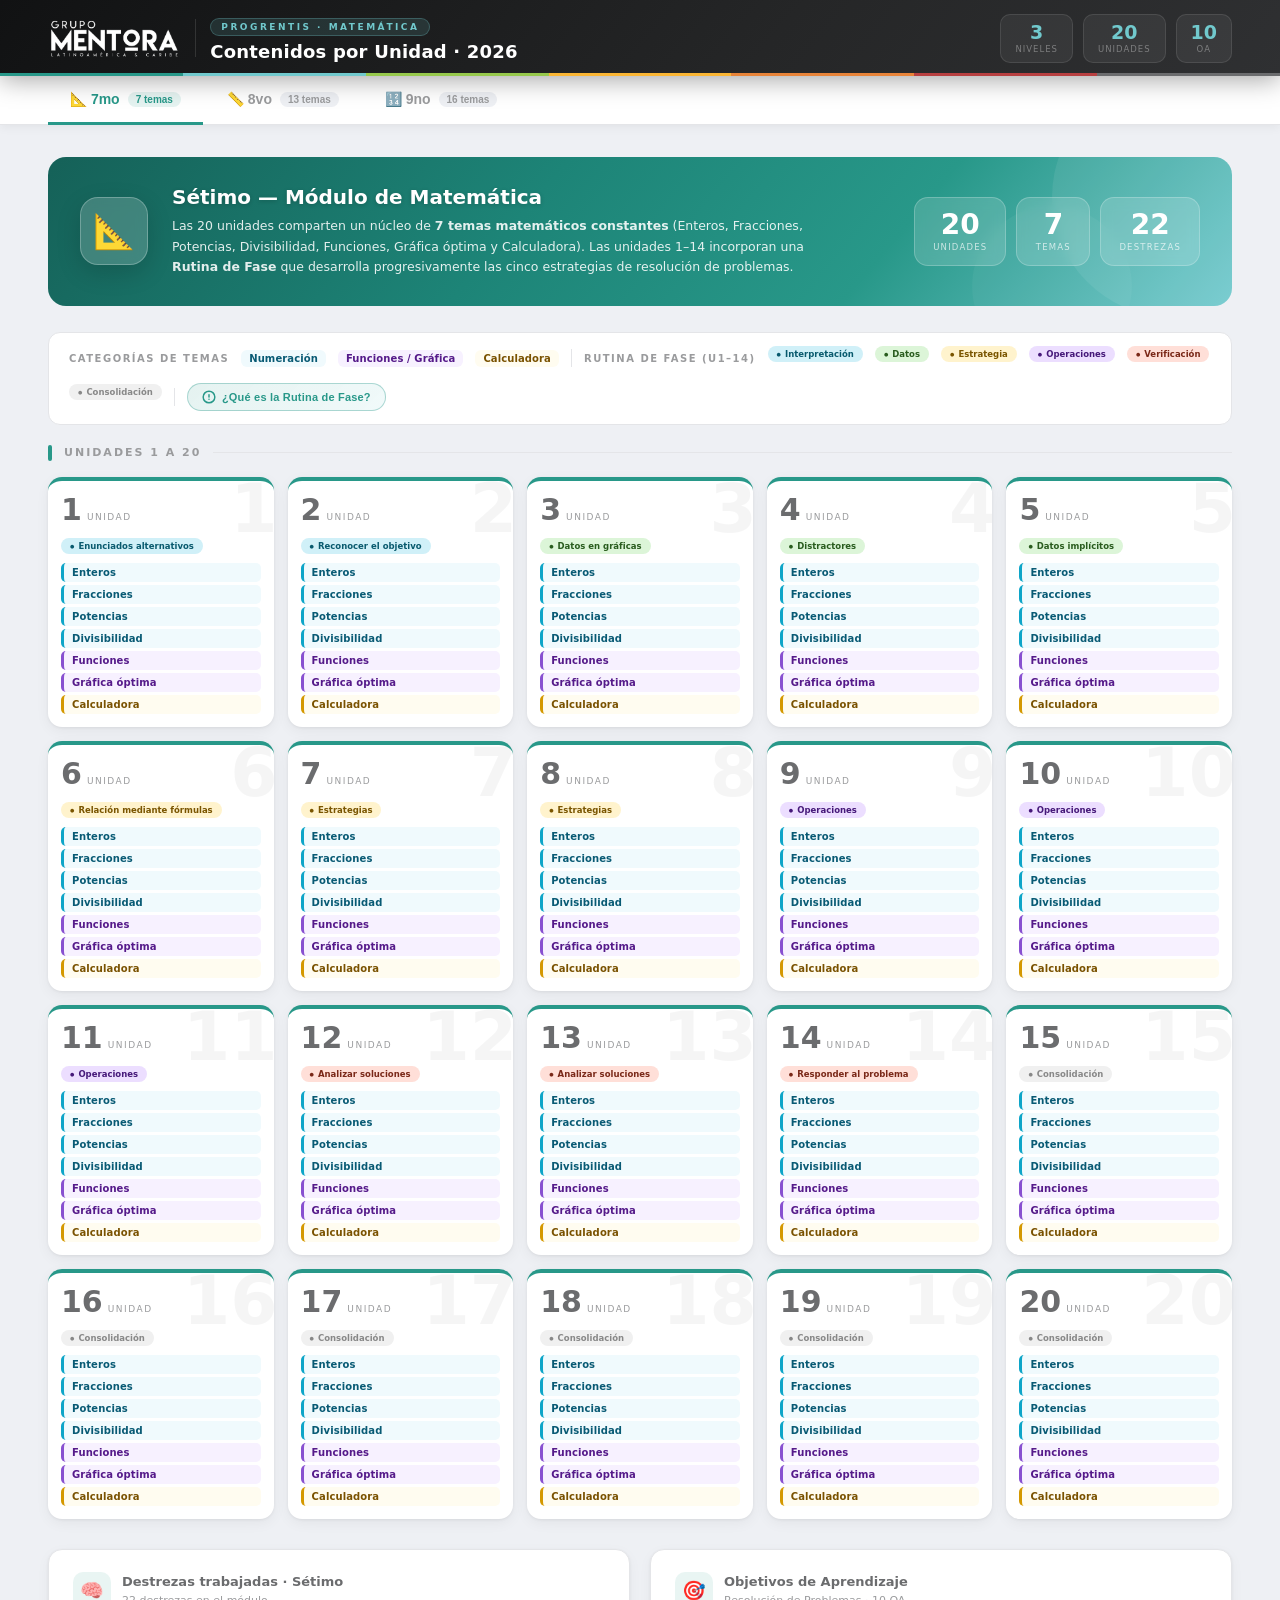
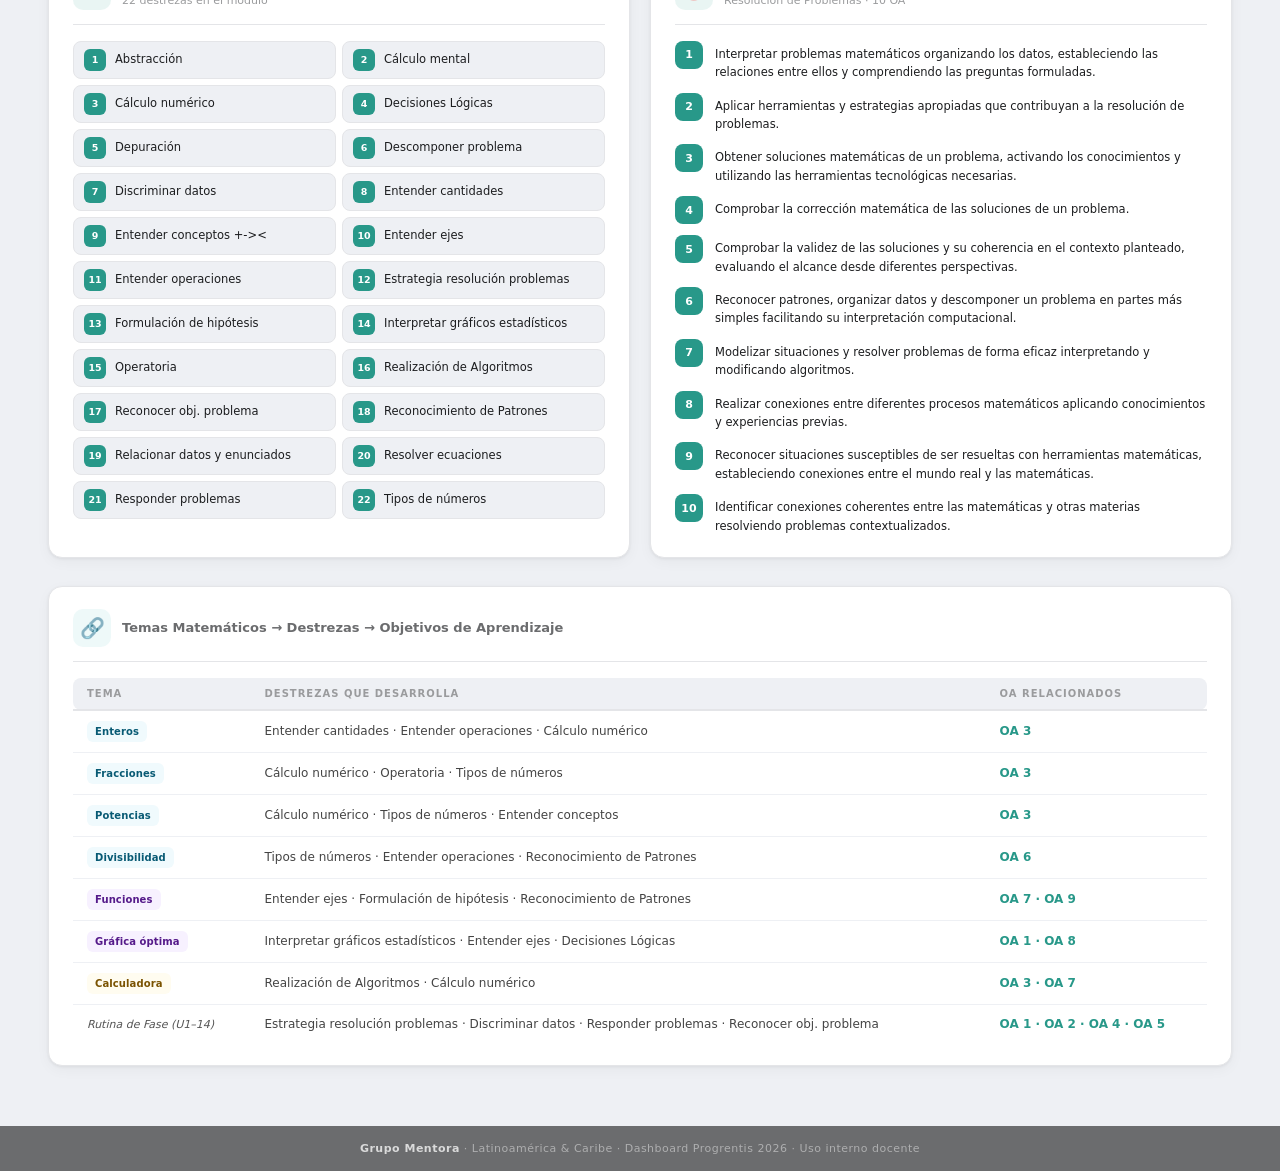
<file: dashboard.html>
<!DOCTYPE html>
<html lang="es">
<head>
<meta charset="UTF-8">
<meta name="viewport" content="width=device-width, initial-scale=1.0">
<title>Progrentis · Contenidos de Matemática por Unidad</title>
<style>
:root {
  --gris:    #6B6C6E;
  --teal:    #289889;
  --celeste: #71C9CD;
  --verde:   #97C94C;
  --amarillo:#FBB634;
  --naranja: #E88439;
  --rojo:    #B84041;
  --fondo:   #EEF0F4;
  --card:    #FFFFFF;
  --texto:   #1C1D1F;
  --suave:   #9A9B9D;
  --borde:   #E4E5E8;
}
*{box-sizing:border-box;margin:0;padding:0;}
body{font-family:'Segoe UI',system-ui,-apple-system,sans-serif;background:var(--fondo);color:var(--texto);min-height:100vh;}

/* ══════════════════ HEADER ══════════════════ */
.header{
  background:linear-gradient(130deg,#111213 0%,#252627 60%,#2f3032 100%);
  padding:0 48px;height:76px;
  display:flex;align-items:center;justify-content:space-between;
  box-shadow:0 4px 24px rgba(0,0,0,.35);
  position:sticky;top:0;z-index:200;
}
.header-stripe{
  position:absolute;bottom:0;left:0;right:0;height:3px;
  background:linear-gradient(90deg,
    var(--teal) 0 14.3%,var(--celeste) 14.3% 28.6%,var(--verde) 28.6% 42.9%,
    var(--amarillo) 42.9% 57.1%,var(--naranja) 57.1% 71.4%,var(--rojo) 71.4% 85.7%,
    var(--gris) 85.7% 100%);
}
.logo{display:flex;align-items:center;gap:14px;}
.logo-img{height:42px;width:auto;object-fit:contain;filter:brightness(0) invert(1);}
.header-vline{width:1px;height:38px;background:rgba(255,255,255,.12);}
.header-title{}
.header-pill{
  display:inline-block;
  background:rgba(113,201,205,.14);border:1px solid rgba(113,201,205,.28);
  color:var(--celeste);font-size:9px;font-weight:700;letter-spacing:2.5px;
  padding:3px 10px;border-radius:20px;text-transform:uppercase;margin-bottom:5px;
}
.header-title h1{font-size:18px;font-weight:700;color:#fff;letter-spacing:.2px;}
.header-stats{display:flex;gap:10px;}
.hstat{
  background:rgba(255,255,255,.06);
  border:1px solid rgba(255,255,255,.1);
  border-radius:10px;padding:8px 14px;text-align:center;
}
.hstat-n{font-size:19px;font-weight:900;color:var(--celeste);line-height:1;}
.hstat-l{font-size:8.5px;color:rgba(255,255,255,.35);text-transform:uppercase;letter-spacing:1px;margin-top:2px;}

/* ══════════════════ TABS ══════════════════ */
.tabs-bar{
  background:var(--card);
  border-bottom:1px solid var(--borde);
  padding:0 48px;
  display:flex;gap:2px;
  position:sticky;top:76px;z-index:190;
  box-shadow:0 2px 10px rgba(0,0,0,.06);
}
.tab{
  padding:15px 22px;border:none;background:none;cursor:pointer;
  font-size:14px;font-weight:600;color:var(--suave);
  border-bottom:3px solid transparent;margin-bottom:-1px;
  display:flex;align-items:center;gap:8px;
  transition:color .18s,border-color .18s,background .18s;
}
.tab:hover{color:var(--teal);background:rgba(40,152,137,.04);}
.tab.active{color:var(--teal);border-bottom-color:var(--teal);}
.tbadge{
  font-size:10px;font-weight:700;
  background:var(--fondo);color:var(--suave);
  padding:2px 8px;border-radius:20px;
  transition:all .18s;
}
.tab.active .tbadge{background:rgba(40,152,137,.12);color:var(--teal);}

/* ══════════════════ MAIN ══════════════════ */
.main{padding:32px 48px;max-width:1520px;margin:0 auto;}
.panel{display:none;}
.panel.active{display:block;}

/* ══════════════════ INTRO BANNER ══════════════════ */
.intro{
  border-radius:18px;padding:28px 32px;margin-bottom:26px;
  display:grid;grid-template-columns:auto 1fr auto;
  gap:24px;align-items:center;
  color:#fff;overflow:hidden;position:relative;
}
.intro::before,.intro::after{
  content:'';position:absolute;border-radius:50%;pointer-events:none;
}
.intro::before{width:240px;height:240px;right:-60px;top:-80px;background:rgba(255,255,255,.07);}
.intro::after{width:160px;height:160px;right:100px;bottom:-60px;background:rgba(255,255,255,.04);}
.i7{background:linear-gradient(130deg,#156158 0%,#1d8477 40%,var(--teal) 70%,var(--celeste) 100%);}
.i8{background:linear-gradient(130deg,#8c3a0e 0%,#c0591b 40%,var(--naranja) 70%,var(--amarillo) 100%);}
.i9{background:linear-gradient(130deg,#6e1818 0%,#9e2424 40%,var(--rojo) 70%,var(--naranja) 100%);}
.intro-icon{
  width:68px;height:68px;border-radius:18px;
  background:rgba(255,255,255,.18);backdrop-filter:blur(6px);
  border:1px solid rgba(255,255,255,.25);
  display:flex;align-items:center;justify-content:center;
  font-size:34px;z-index:1;
  box-shadow:0 8px 24px rgba(0,0,0,.15);
}
.intro-body{z-index:1;}
.intro-body h2{font-size:20px;font-weight:800;margin-bottom:7px;text-shadow:0 1px 4px rgba(0,0,0,.2);}
.intro-body p{font-size:12.5px;opacity:.88;line-height:1.65;max-width:660px;}
.intro-nums{display:flex;gap:10px;z-index:1;}
.inum{
  background:rgba(255,255,255,.15);backdrop-filter:blur(6px);
  border:1px solid rgba(255,255,255,.22);
  border-radius:14px;padding:13px 18px;text-align:center;min-width:74px;
}
.inum-n{font-size:28px;font-weight:900;line-height:1;}
.inum-l{font-size:8.5px;opacity:.7;text-transform:uppercase;letter-spacing:1.2px;margin-top:3px;}

/* ══════════════════ SECTION LABEL ══════════════════ */
.slabel{
  font-size:11px;font-weight:800;letter-spacing:2px;
  text-transform:uppercase;color:var(--suave);
  margin:0 0 16px;
  display:flex;align-items:center;gap:12px;
}
.slabel::before{content:'';width:4px;height:16px;background:var(--teal);border-radius:2px;flex-shrink:0;}
.slabel::after{content:'';flex:1;height:1px;background:var(--borde);}

/* ══════════════════ LEGEND ══════════════════ */
.legend{
  background:var(--card);border:1px solid var(--borde);
  border-radius:12px;padding:13px 20px;margin-bottom:20px;
  display:flex;align-items:center;flex-wrap:wrap;gap:12px;
}
.leg-title{font-size:10px;font-weight:800;letter-spacing:1.5px;text-transform:uppercase;color:var(--suave);}
.leg-sep{width:1px;height:18px;background:var(--borde);}
.leg-item{display:flex;align-items:center;gap:5px;font-size:11px;color:var(--texto);font-weight:500;}
.leg-item .tag{display:inline-block;border-left:none;border-radius:6px;padding:3px 8px;font-size:10px;white-space:nowrap;overflow:visible;}
.leg-dot{width:10px;height:10px;border-radius:3px;flex-shrink:0;}

/* ══════════════════ UNIT GRID ══════════════════ */
.units{display:grid;grid-template-columns:repeat(5,1fr);gap:14px;margin-bottom:30px;}
.ucard{
  background:var(--card);border-radius:14px;
  padding:14px 13px 13px;
  box-shadow:0 1px 3px rgba(0,0,0,.06),0 4px 14px rgba(0,0,0,.05);
  border-top:4px solid var(--celeste);
  transition:transform .2s ease,box-shadow .2s ease;
  cursor:default;position:relative;overflow:hidden;
}
.ucard::after{
  content:attr(data-u);
  position:absolute;right:-4px;top:-6px;
  font-size:68px;font-weight:900;
  color:rgba(0,0,0,.04);line-height:1;
  pointer-events:none;user-select:none;
}
.ucard:hover{transform:translateY(-3px);box-shadow:0 10px 32px rgba(0,0,0,.12);}
.u7{border-top-color:var(--teal);}
.g-a{border-top-color:var(--teal);}
.g-b{border-top-color:var(--verde);}
.g-c{border-top-color:var(--amarillo);}
.g-d{border-top-color:var(--naranja);}
.g-e{border-top-color:var(--rojo);}
.uhead{display:flex;align-items:baseline;gap:5px;margin-bottom:8px;}
.unum{font-size:30px;font-weight:900;line-height:1;color:var(--gris);}
.ulbl{font-size:9px;text-transform:uppercase;letter-spacing:1.5px;color:var(--suave);padding-bottom:2px;}
.rfase{
  display:inline-flex;align-items:center;gap:4px;
  font-size:8.5px;font-weight:700;
  padding:3px 9px;border-radius:20px;margin-bottom:9px;
}
.rfase::before{content:'●';font-size:5px;}
.rfase-estrategia{background:#fff3cd;color:#7a5500;}
.rfase-interpretacion{background:#d0f0f8;color:#095a6e;}
.rfase-datos{background:#dcf5d8;color:#295c1e;}
.rfase-operaciones{background:#ecdeff;color:#46197a;}
.rfase-verificacion{background:#ffdfd8;color:#7a2818;}
.rfase-none{background:#f0f0f0;color:#888;}
.tags{display:flex;flex-direction:column;gap:3px;}
.tag{
  display:block;font-size:10px;font-weight:600;
  padding:4px 8px;border-radius:5px;
  border-left:3px solid;
  white-space:nowrap;overflow:hidden;text-overflow:ellipsis;
  letter-spacing:.1px;
}
.tc-num  {border-color:#0ea5c8;color:#085a74;background:#f0fafd;}
.tc-ops  {border-color:#3eb84a;color:#1c5c22;background:#f0faf0;}
.tc-func {border-color:#8850d0;color:#551a8a;background:#f7f1ff;}
.tc-calc {border-color:#d49800;color:#7a5200;background:#fffcf0;}
.tc-alg  {border-color:#3a6ee8;color:#193588;background:#f0f4ff;}
.tc-prog {border-color:#d84888;color:#8a1a50;background:#fff0f6;}
.tc-rel  {border-color:#18a858;color:#086a38;background:#f0fff6;}
.tc-prop {border-color:#a0a0a0;color:#383838;background:#f6f6f6;}
.tc-pub  {border-color:#d87030;color:#7a3800;background:#fff8f0;}
.tc-mag  {border-color:#3858cc;color:#1a2a7a;background:#f0f3ff;}

/* ══════════════════ LOWER SECTION ══════════════════ */
.lower{display:grid;grid-template-columns:1fr 1fr;gap:20px;margin-bottom:28px;}
.card{
  background:var(--card);border-radius:14px;
  padding:22px 24px;
  box-shadow:0 1px 3px rgba(0,0,0,.06),0 4px 14px rgba(0,0,0,.04);
  border:1px solid var(--borde);
}
.card-head{
  display:flex;align-items:center;gap:11px;
  padding-bottom:14px;margin-bottom:16px;
  border-bottom:1px solid var(--borde);
}
.card-ico{
  width:38px;height:38px;border-radius:10px;
  display:flex;align-items:center;justify-content:center;
  font-size:19px;flex-shrink:0;
}
.ico-7{background:rgba(40,152,137,.1);}
.ico-8{background:rgba(232,132,57,.1);}
.ico-9{background:rgba(184,64,65,.1);}
.card-head-txt h3{font-size:13px;font-weight:800;color:var(--gris);}
.card-head-txt span{font-size:11px;color:var(--suave);}

/* Destrezas en grid numerado */
.dest-wrap{display:grid;grid-template-columns:1fr 1fr;gap:6px;}
.dest-chip{
  display:flex;align-items:center;gap:9px;
  font-size:11.5px;font-weight:500;
  padding:7px 10px;border-radius:8px;
  background:var(--fondo);border:1px solid var(--borde);
  color:var(--texto);cursor:default;
  transition:background .15s,border-color .15s;
}
.dest-chip:hover{background:#e8f5f3;border-color:rgba(40,152,137,.3);}
.dest-chip-8:hover{background:#fff3e5;border-color:rgba(232,132,57,.3);}
.dest-chip-9:hover{background:#ffe8e8;border-color:rgba(184,64,65,.3);}
.dest-n{
  min-width:22px;height:22px;border-radius:6px;flex-shrink:0;
  display:flex;align-items:center;justify-content:center;
  font-size:9.5px;font-weight:800;color:#fff;
  background:var(--teal);
}
.dest-n-8{background:var(--naranja);}
.dest-n-9{background:var(--rojo);}
.dest-txt{line-height:1.3;}

/* OA list */
.oa-list{display:flex;flex-direction:column;gap:11px;}
.oa-item{display:flex;gap:12px;align-items:flex-start;}
.oa-n{
  min-width:28px;height:28px;border-radius:8px;
  display:flex;align-items:center;justify-content:center;
  font-size:11px;font-weight:800;color:#fff;flex-shrink:0;
  background:var(--teal);
}
.oa-n-8{background:var(--naranja);}
.oa-n-9{background:var(--rojo);}
.oa-txt{font-size:11.5px;line-height:1.6;padding-top:4px;color:var(--texto);}

/* ══════════════════ MAPPING TABLE ══════════════════ */
.map-card{
  background:var(--card);border-radius:14px;
  padding:22px 24px;margin-bottom:28px;
  box-shadow:0 1px 3px rgba(0,0,0,.06),0 4px 14px rgba(0,0,0,.04);
  border:1px solid var(--borde);
}
.map-head{
  display:flex;align-items:center;gap:11px;
  padding-bottom:14px;margin-bottom:16px;
  border-bottom:1px solid var(--borde);
}
.map-ico{
  width:38px;height:38px;border-radius:10px;
  background:rgba(113,201,205,.12);
  display:flex;align-items:center;justify-content:center;
  font-size:20px;
}
.map-head h3{font-size:13px;font-weight:800;color:var(--gris);}
.map-table{width:100%;border-collapse:collapse;font-size:12px;}
.map-table thead th{
  background:var(--fondo);
  padding:10px 14px;text-align:left;
  font-size:10px;font-weight:800;color:var(--suave);
  text-transform:uppercase;letter-spacing:1px;
  border-bottom:2px solid var(--borde);
}
.map-table thead th:first-child{border-radius:8px 0 0 8px;}
.map-table thead th:last-child{border-radius:0 8px 8px 0;}
.map-table td{
  padding:10px 14px;
  border-bottom:1px solid var(--fondo);
  vertical-align:middle;
  font-size:12px;line-height:1.5;
}
.map-table tr:last-child td{border-bottom:none;}
.map-table tbody tr:hover td{background:#f8f9fa;}
.map-table td:nth-child(2){color:#444;}
.map-table td:nth-child(3){font-weight:600;color:var(--teal);}
.map-table .tag{display:inline-block;border-left:none;border-radius:6px;padding:3px 8px;font-size:10px;white-space:nowrap;overflow:visible;}

/* ══════════════════ FOOTER ══════════════════ */
.footer{
  background:var(--gris);color:rgba(255,255,255,.45);
  text-align:center;padding:16px;
  font-size:11px;letter-spacing:.5px;
}
.footer strong{color:rgba(255,255,255,.75);}

/* ══════════════════ BOTÓN RUTINA ══════════════════ */
.rfase-btn{
  display:inline-flex;align-items:center;gap:6px;
  background:linear-gradient(135deg,rgba(40,152,137,.12),rgba(113,201,205,.1));
  border:1.5px solid rgba(40,152,137,.35);
  color:var(--teal);font-size:11px;font-weight:700;
  padding:6px 14px;border-radius:20px;cursor:pointer;
  transition:all .2s;letter-spacing:.2px;
}
.rfase-btn:hover{background:rgba(40,152,137,.18);border-color:var(--teal);transform:translateY(-1px);box-shadow:0 4px 12px rgba(40,152,137,.2);}
.rfase-btn svg{flex-shrink:0;}

/* ══════════════════ MODAL ══════════════════ */
.modal-overlay{
  display:none;position:fixed;inset:0;z-index:1000;
  background:rgba(0,0,0,.55);backdrop-filter:blur(4px);
  align-items:center;justify-content:center;padding:24px;
}
.modal-overlay.open{display:flex;}
.modal{
  background:var(--card);border-radius:20px;
  width:100%;max-width:820px;max-height:88vh;
  overflow:hidden;display:flex;flex-direction:column;
  box-shadow:0 24px 80px rgba(0,0,0,.35);
  animation:modalIn .25s ease;
}
@keyframes modalIn{from{opacity:0;transform:translateY(20px) scale(.97);}to{opacity:1;transform:none;}}
.modal-header{
  padding:22px 28px 18px;
  border-bottom:1px solid var(--borde);
  display:flex;align-items:flex-start;justify-content:space-between;gap:16px;
  background:linear-gradient(135deg,#f0faf9,#f7fdfd);
}
.modal-header-left{}
.modal-header-left h2{font-size:17px;font-weight:800;color:var(--texto);margin-bottom:4px;}
.modal-header-left p{font-size:12px;color:var(--suave);line-height:1.5;max-width:560px;}
.modal-close{
  width:34px;height:34px;border-radius:8px;border:1px solid var(--borde);
  background:var(--fondo);cursor:pointer;flex-shrink:0;
  display:flex;align-items:center;justify-content:center;
  font-size:18px;color:var(--suave);transition:all .15s;
  line-height:1;
}
.modal-close:hover{background:#fee;border-color:#fcc;color:var(--rojo);}
.modal-body{padding:24px 28px;overflow-y:auto;display:flex;flex-direction:column;gap:14px;}
.modal-phases{display:grid;grid-template-columns:1fr 1fr;gap:14px;}
.phase-card{
  border-radius:14px;border:1px solid var(--borde);
  overflow:hidden;
}
.phase-card.full{grid-column:1/-1;}
.phase-head{
  display:flex;align-items:center;gap:12px;
  padding:13px 16px;
}
.phase-num{
  width:30px;height:30px;border-radius:8px;
  display:flex;align-items:center;justify-content:center;
  font-size:14px;font-weight:900;color:#fff;flex-shrink:0;
}
.phase-title{font-size:13px;font-weight:800;}
.phase-sub{font-size:11px;opacity:.75;margin-top:1px;}
.phase-body{padding:0 16px 14px;display:flex;flex-direction:column;gap:6px;}
.phase-item{
  display:flex;align-items:flex-start;gap:9px;
  padding:8px 10px;border-radius:8px;
}
.phase-item-dot{
  width:6px;height:6px;border-radius:50%;flex-shrink:0;margin-top:5px;
}
.phase-item-name{font-size:11.5px;font-weight:700;margin-bottom:2px;}
.phase-item-desc{font-size:11px;color:#555;line-height:1.5;}

/* Colores por fase */
.ph-int .phase-head{background:#e8f8fc;}
.ph-int .phase-num{background:#0e8aaa;}
.ph-int .phase-title{color:#095a6e;}
.ph-int .phase-item{background:#f4fcfe;}
.ph-int .phase-item-dot{background:#0e8aaa;}

.ph-dat .phase-head{background:#e5f7e2;}
.ph-dat .phase-num{background:#3aaa42;}
.ph-dat .phase-title{color:#295c1e;}
.ph-dat .phase-item{background:#f2fbf0;}
.ph-dat .phase-item-dot{background:#3aaa42;}

.ph-est .phase-head{background:#fef8e0;}
.ph-est .phase-num{background:#c89000;}
.ph-est .phase-title{color:#7a5500;}
.ph-est .phase-item{background:#fefcf0;}
.ph-est .phase-item-dot{background:#c89000;}

.ph-ops .phase-head{background:#f0e5ff;}
.ph-ops .phase-num{background:#7040c8;}
.ph-ops .phase-title{color:#46197a;}
.ph-ops .phase-item{background:#f8f2ff;}
.ph-ops .phase-item-dot{background:#7040c8;}

.ph-ver .phase-head{background:#fde8e4;}
.ph-ver .phase-num{background:#c84030;}
.ph-ver .phase-title{color:#7a2818;}
.ph-ver .phase-item{background:#fef5f4;}
.ph-ver .phase-item-dot{background:#c84030;}

.ph-con .phase-head{background:#f0f0f0;}
.ph-con .phase-num{background:#888;}
.ph-con .phase-title{color:#444;}
.ph-con .phase-item{background:#f8f8f8;}
.ph-con .phase-item-dot{background:#aaa;}

/* ══════════════════ RESPONSIVE ══════════════════ */
@media(max-width:1200px){
  .units{grid-template-columns:repeat(4,1fr);}
  .lower{grid-template-columns:1fr;}
  .intro{grid-template-columns:auto 1fr;}
  .intro-nums{display:none;}
  .header-stats{display:none;}
}
@media(max-width:860px){
  .units{grid-template-columns:repeat(3,1fr);}
  .main,.header,.tabs-bar{padding-left:20px;padding-right:20px;}
}
</style>
</head>
<body>

<!-- ══════════════════════════ HEADER ══════════════════════════ -->
<header class="header" style="position:relative;">
  <div class="header-stripe"></div>
  <div class="logo">
    <img src="[data-uri]" alt="Grupo Mentora" class="logo-img">
    <div class="header-vline"></div>
    <div class="header-title">
      <div class="header-pill">Progrentis · Matemática</div>
      <h1>Contenidos por Unidad · 2026</h1>
    </div>
  </div>
  <div class="header-stats">
    <div class="hstat"><div class="hstat-n">3</div><div class="hstat-l">Niveles</div></div>
    <div class="hstat"><div class="hstat-n">20</div><div class="hstat-l">Unidades</div></div>
    <div class="hstat"><div class="hstat-n">10</div><div class="hstat-l">OA</div></div>
  </div>
</header>

<!-- ══════════════════════════ TABS ══════════════════════════ -->
<nav class="tabs-bar">
  <button class="tab active" onclick="showPanel('p7',this)">📐 7mo <span class="tbadge">7 temas</span></button>
  <button class="tab"        onclick="showPanel('p8',this)">📏 8vo <span class="tbadge">13 temas</span></button>
  <button class="tab"        onclick="showPanel('p9',this)">🔢 9no <span class="tbadge">16 temas</span></button>
</nav>

<!-- ══════════════════════════ MAIN ══════════════════════════ -->
<div class="main">

<!-- ▓▓▓▓▓▓▓▓▓▓▓▓▓▓▓▓▓▓▓▓▓▓  SÉTIMO  ▓▓▓▓▓▓▓▓▓▓▓▓▓▓▓▓▓▓▓▓▓▓ -->
<div id="p7" class="panel active">

  <div class="intro i7">
    <div class="intro-icon">📐</div>
    <div class="intro-body">
      <h2>Sétimo — Módulo de Matemática</h2>
      <p>Las 20 unidades comparten un núcleo de <strong>7 temas matemáticos constantes</strong>
         (Enteros, Fracciones, Potencias, Divisibilidad, Funciones, Gráfica óptima y Calculadora).
         Las unidades 1–14 incorporan una <strong>Rutina de Fase</strong> que desarrolla progresivamente
         las cinco estrategias de resolución de problemas.</p>
    </div>
    <div class="intro-nums">
      <div class="inum"><div class="inum-n">20</div><div class="inum-l">Unidades</div></div>
      <div class="inum"><div class="inum-n">7</div><div class="inum-l">Temas</div></div>
      <div class="inum"><div class="inum-n">22</div><div class="inum-l">Destrezas</div></div>
    </div>
  </div>

  <div class="legend">
    <span class="leg-title">Categorías de temas</span>
    <span class="leg-item"><span class="tag tc-num">Numeración</span></span>
    <span class="leg-item"><span class="tag tc-func">Funciones / Gráfica</span></span>
    <span class="leg-item"><span class="tag tc-calc">Calculadora</span></span>
    <span class="leg-sep"></span>
    <span class="leg-title">Rutina de Fase (U1–14)</span>
    <span class="leg-item"><span class="rfase rfase-interpretacion">Interpretación</span></span>
    <span class="leg-item"><span class="rfase rfase-datos">Datos</span></span>
    <span class="leg-item"><span class="rfase rfase-estrategia">Estrategia</span></span>
    <span class="leg-item"><span class="rfase rfase-operaciones">Operaciones</span></span>
    <span class="leg-item"><span class="rfase rfase-verificacion">Verificación</span></span>
    <span class="leg-item"><span class="rfase rfase-none">Consolidación</span></span>
    <span class="leg-sep"></span>
    <button class="rfase-btn" onclick="openModal()">
      <svg width="14" height="14" viewBox="0 0 24 24" fill="none" stroke="currentColor" stroke-width="2.5" stroke-linecap="round" stroke-linejoin="round"><circle cx="12" cy="12" r="10"/><line x1="12" y1="8" x2="12" y2="12"/><line x1="12" y1="16" x2="12.01" y2="16"/></svg>
      ¿Qué es la Rutina de Fase?
    </button>
  </div>

  <div class="slabel">Unidades 1 a 20</div>
  <div class="units" id="units7"></div>

  <div class="lower">
    <div class="card">
      <div class="card-head">
        <div class="card-ico ico-7">🧠</div>
        <div class="card-head-txt">
          <h3>Destrezas trabajadas · Sétimo</h3>
          <span>22 destrezas en el módulo</span>
        </div>
      </div>
      <div class="dest-wrap" id="dest7"></div>
    </div>
    <div class="card">
      <div class="card-head">
        <div class="card-ico ico-7">🎯</div>
        <div class="card-head-txt">
          <h3>Objetivos de Aprendizaje</h3>
          <span>Resolución de Problemas · 10 OA</span>
        </div>
      </div>
      <div class="oa-list" id="oa7"></div>
    </div>
  </div>

  <div class="map-card">
    <div class="map-head">
      <div class="map-ico">🔗</div>
      <h3>Temas Matemáticos → Destrezas → Objetivos de Aprendizaje</h3>
    </div>
    <table class="map-table">
      <thead><tr><th>Tema</th><th>Destrezas que desarrolla</th><th>OA relacionados</th></tr></thead>
      <tbody>
        <tr><td><span class="tag tc-num">Enteros</span></td><td>Entender cantidades · Entender operaciones · Cálculo numérico</td><td>OA 3</td></tr>
        <tr><td><span class="tag tc-num">Fracciones</span></td><td>Cálculo numérico · Operatoria · Tipos de números</td><td>OA 3</td></tr>
        <tr><td><span class="tag tc-num">Potencias</span></td><td>Cálculo numérico · Tipos de números · Entender conceptos</td><td>OA 3</td></tr>
        <tr><td><span class="tag tc-num">Divisibilidad</span></td><td>Tipos de números · Entender operaciones · Reconocimiento de Patrones</td><td>OA 6</td></tr>
        <tr><td><span class="tag tc-func">Funciones</span></td><td>Entender ejes · Formulación de hipótesis · Reconocimiento de Patrones</td><td>OA 7 · OA 9</td></tr>
        <tr><td><span class="tag tc-func">Gráfica óptima</span></td><td>Interpretar gráficos estadísticos · Entender ejes · Decisiones Lógicas</td><td>OA 1 · OA 8</td></tr>
        <tr><td><span class="tag tc-calc">Calculadora</span></td><td>Realización de Algoritmos · Cálculo numérico</td><td>OA 3 · OA 7</td></tr>
        <tr><td><em style="font-size:11px;color:#555">Rutina de Fase (U1–14)</em></td><td>Estrategia resolución problemas · Discriminar datos · Responder problemas · Reconocer obj. problema</td><td>OA 1 · OA 2 · OA 4 · OA 5</td></tr>
      </tbody>
    </table>
  </div>

</div><!-- /p7 -->

<!-- ▓▓▓▓▓▓▓▓▓▓▓▓▓▓▓▓▓▓▓▓▓▓  OCTAVO  ▓▓▓▓▓▓▓▓▓▓▓▓▓▓▓▓▓▓▓▓▓▓ -->
<div id="p8" class="panel">

  <div class="intro i8">
    <div class="intro-icon">📏</div>
    <div class="intro-body">
      <h2>Octavo — Módulo de Matemática</h2>
      <p>Incorpora <strong>13 temas matemáticos</strong> organizados en dos grupos que rotan en ciclo
         a lo largo de las 20 unidades garantizando práctica continua de cada contenido.
         Se suman contenidos nuevos: <strong>Proporcionalidad, Magnitudes, Operaciones combinadas, Relaciones y Publicidad</strong>.
         Las unidades 1–14 mantienen la <strong>Rutina de Fase</strong>.</p>
    </div>
    <div class="intro-nums">
      <div class="inum"><div class="inum-n">20</div><div class="inum-l">Unidades</div></div>
      <div class="inum"><div class="inum-n">13</div><div class="inum-l">Temas</div></div>
      <div class="inum"><div class="inum-n">24</div><div class="inum-l">Destrezas</div></div>
    </div>
  </div>

  <div class="legend">
    <span class="leg-title">Grupos temáticos rotativos</span>
    <span class="leg-item"><span class="leg-dot" style="background:var(--teal)"></span> Grupo A — Tipos · Op. Combinadas · Proporc. · Funciones · Gráfica · Relaciones · Fracciones</span>
    <span class="leg-item"><span class="leg-dot" style="background:var(--verde)"></span> Grupo B — Potencias · Magnitudes · Calculadora · Enteros · Tipos · Publicidad · Propiedades</span>
    <span class="leg-sep"></span>
    <span class="leg-title">Rutina de Fase (U1–14)</span>
    <span class="leg-item"><span class="rfase rfase-interpretacion">Interpretación</span></span>
    <span class="leg-item"><span class="rfase rfase-datos">Datos</span></span>
    <span class="leg-item"><span class="rfase rfase-estrategia">Estrategia</span></span>
    <span class="leg-item"><span class="rfase rfase-operaciones">Operaciones</span></span>
    <span class="leg-item"><span class="rfase rfase-verificacion">Verificación</span></span>
    <span class="leg-item"><span class="rfase rfase-none">Consolidación</span></span>
    <span class="leg-sep"></span>
    <button class="rfase-btn" onclick="openModal()">
      <svg width="14" height="14" viewBox="0 0 24 24" fill="none" stroke="currentColor" stroke-width="2.5" stroke-linecap="round" stroke-linejoin="round"><circle cx="12" cy="12" r="10"/><line x1="12" y1="8" x2="12" y2="12"/><line x1="12" y1="16" x2="12.01" y2="16"/></svg>
      ¿Qué es la Rutina de Fase?
    </button>
  </div>

  <div class="slabel">Unidades 1 a 20</div>
  <div class="units" id="units8"></div>

  <div class="lower">
    <div class="card">
      <div class="card-head">
        <div class="card-ico ico-8">🧠</div>
        <div class="card-head-txt">
          <h3>Destrezas trabajadas · Octavo</h3>
          <span>24 destrezas en el módulo</span>
        </div>
      </div>
      <div class="dest-wrap" id="dest8"></div>
    </div>
    <div class="card">
      <div class="card-head">
        <div class="card-ico ico-8">🎯</div>
        <div class="card-head-txt">
          <h3>Objetivos de Aprendizaje</h3>
          <span>Resolución de Problemas · 10 OA</span>
        </div>
      </div>
      <div class="oa-list" id="oa8"></div>
    </div>
  </div>

  <div class="map-card">
    <div class="map-head">
      <div class="map-ico">🔗</div>
      <h3>Temas Matemáticos → Destrezas → Objetivos de Aprendizaje</h3>
    </div>
    <table class="map-table">
      <thead><tr><th>Tema</th><th>Destrezas que desarrolla</th><th>OA relacionados</th></tr></thead>
      <tbody>
        <tr><td><span class="tag tc-num">Tipos de números</span></td><td>Tipos de números · Abstracción</td><td>OA 3 · OA 6</td></tr>
        <tr><td><span class="tag tc-ops">Op. combinadas</span></td><td>Operatoria · Entender operaciones · Realización de Algoritmos</td><td>OA 3 · OA 7</td></tr>
        <tr><td><span class="tag tc-rel">Proporcionalidad</span></td><td>Proporcionalidad · Relacionar datos y enunciados · Entender cantidades</td><td>OA 9 · OA 10</td></tr>
        <tr><td><span class="tag tc-func">Funciones</span></td><td>Entender ejes · Formulación de hipótesis</td><td>OA 7 · OA 9</td></tr>
        <tr><td><span class="tag tc-func">Gráfica óptima</span></td><td>Interpretar gráficos estadísticos · Entender ejes · Decisiones Lógicas</td><td>OA 1 · OA 8</td></tr>
        <tr><td><span class="tag tc-rel">Relaciones</span></td><td>Relacionar datos y enunciados · Estrategia resolución problemas</td><td>OA 8 · OA 9</td></tr>
        <tr><td><span class="tag tc-num">Fracciones</span></td><td>Cálculo numérico · Operatoria</td><td>OA 3</td></tr>
        <tr><td><span class="tag tc-pub">Publicidad</span></td><td>Discriminar datos · Relacionar datos y enunciados · Decisiones Lógicas</td><td>OA 1 · OA 5</td></tr>
        <tr><td><span class="tag tc-prop">Propiedades</span></td><td>Entender conceptos +-&gt;&lt; · Abstracción</td><td>OA 8</td></tr>
        <tr><td><span class="tag tc-num">Potencias</span></td><td>Cálculo numérico · Tipos de números</td><td>OA 3</td></tr>
        <tr><td><span class="tag tc-mag">Magnitudes</span></td><td>Entender cantidades · Expresar valores</td><td>OA 9 · OA 10</td></tr>
        <tr><td><span class="tag tc-calc">Calculadora</span></td><td>Realización de Algoritmos · Cálculo numérico</td><td>OA 3 · OA 7</td></tr>
      </tbody>
    </table>
  </div>

</div><!-- /p8 -->

<!-- ▓▓▓▓▓▓▓▓▓▓▓▓▓▓▓▓▓▓▓▓▓▓  NOVENO  ▓▓▓▓▓▓▓▓▓▓▓▓▓▓▓▓▓▓▓▓▓▓ -->
<div id="p9" class="panel">

  <div class="intro i9">
    <div class="intro-icon">🔢</div>
    <div class="intro-body">
      <h2>Noveno — Módulo de Matemática</h2>
      <p>El nivel más avanzado incorpora <strong>álgebra, ecuaciones y progresiones</strong>.
         Los <strong>16 temas</strong> rotan en <strong>5 grupos temáticos</strong> de forma cíclica
         cada 4–5 unidades, asegurando revisión continua. Contenidos nuevos:
         <strong>Expresiones algebraicas, Ecuaciones, Polinomios, Notación científica,
         Progresiones aritméticas y geométricas</strong>.</p>
    </div>
    <div class="intro-nums">
      <div class="inum"><div class="inum-n">20</div><div class="inum-l">Unidades</div></div>
      <div class="inum"><div class="inum-n">16</div><div class="inum-l">Temas</div></div>
      <div class="inum"><div class="inum-n">19</div><div class="inum-l">Destrezas</div></div>
    </div>
  </div>

  <div class="legend">
    <span class="leg-title">Grupos temáticos (ciclo c/4–5 unidades)</span>
    <span class="leg-item"><span class="leg-dot" style="background:var(--teal)"></span> A · Tipos / Álgebra / Notación</span>
    <span class="leg-item"><span class="leg-dot" style="background:var(--verde)"></span> B · Ecuaciones / Relaciones</span>
    <span class="leg-item"><span class="leg-dot" style="background:var(--amarillo)"></span> C · Progresiones / Polinomios</span>
    <span class="leg-item"><span class="leg-dot" style="background:var(--naranja)"></span> D · Potencias / Fracciones / Div.</span>
    <span class="leg-item"><span class="leg-dot" style="background:var(--rojo)"></span> E · Funciones / Enteros / Op. Comb.</span>
    <span class="leg-sep"></span>
    <button class="rfase-btn" onclick="openModal()">
      <svg width="14" height="14" viewBox="0 0 24 24" fill="none" stroke="currentColor" stroke-width="2.5" stroke-linecap="round" stroke-linejoin="round"><circle cx="12" cy="12" r="10"/><line x1="12" y1="8" x2="12" y2="12"/><line x1="12" y1="16" x2="12.01" y2="16"/></svg>
      ¿Qué es la Rutina de Fase?
    </button>
  </div>

  <div class="slabel">Unidades 1 a 20</div>
  <div class="units" id="units9"></div>

  <div class="lower">
    <div class="card">
      <div class="card-head">
        <div class="card-ico ico-9">🧠</div>
        <div class="card-head-txt">
          <h3>Destrezas trabajadas · Noveno</h3>
          <span>19 destrezas en el módulo</span>
        </div>
      </div>
      <div class="dest-wrap" id="dest9"></div>
    </div>
    <div class="card">
      <div class="card-head">
        <div class="card-ico ico-9">🎯</div>
        <div class="card-head-txt">
          <h3>Objetivos de Aprendizaje</h3>
          <span>Resolución de Problemas · 10 OA</span>
        </div>
      </div>
      <div class="oa-list" id="oa9"></div>
    </div>
  </div>

  <div class="map-card">
    <div class="map-head">
      <div class="map-ico">🔗</div>
      <h3>Temas Matemáticos → Destrezas → Objetivos de Aprendizaje</h3>
    </div>
    <table class="map-table">
      <thead><tr><th>Tema</th><th>Destrezas que desarrolla</th><th>OA relacionados</th></tr></thead>
      <tbody>
        <tr><td><span class="tag tc-num">Tipos de números</span></td><td>Tipos de números · Abstracción</td><td>OA 3 · OA 6</td></tr>
        <tr><td><span class="tag tc-alg">Notación científica</span></td><td>Tipos de números · Expresar valores</td><td>OA 3</td></tr>
        <tr><td><span class="tag tc-alg">Expresiones algebraicas</span></td><td>Abstracción · Realización de Algoritmos · Reconocer relaciones elementos</td><td>OA 7 · OA 8</td></tr>
        <tr><td><span class="tag tc-alg">Ecuaciones</span></td><td>Resolver ecuaciones · Abstracción · Decisiones Lógicas</td><td>OA 3 · OA 7</td></tr>
        <tr><td><span class="tag tc-alg">Polinomios</span></td><td>Abstracción · Expresar valores · Realización de Algoritmos</td><td>OA 7 · OA 8</td></tr>
        <tr><td><span class="tag tc-prog">Prog. aritmética</span></td><td>Reconocimiento de Patrones · Cálculo numérico · Abstracción</td><td>OA 6 · OA 9</td></tr>
        <tr><td><span class="tag tc-prog">Prog. geométrica</span></td><td>Reconocimiento de Patrones · Formulación de hipótesis</td><td>OA 6 · OA 9</td></tr>
        <tr><td><span class="tag tc-rel">Relaciones</span></td><td>Reconocer relaciones elementos · Relacionar datos y enunciados</td><td>OA 8 · OA 9</td></tr>
        <tr><td><span class="tag tc-pub">Publicidad</span></td><td>Discriminar datos · Decisiones Lógicas</td><td>OA 1 · OA 5</td></tr>
        <tr><td><span class="tag tc-func">Funciones</span></td><td>Entender ejes · Formulación de hipótesis</td><td>OA 7 · OA 9</td></tr>
        <tr><td><span class="tag tc-func">Gráfica óptima</span></td><td>Interpretar gráficos estadísticos · Entender ejes</td><td>OA 1 · OA 8</td></tr>
        <tr><td><span class="tag tc-ops">Op. combinadas</span></td><td>Operatoria · Entender operaciones</td><td>OA 3 · OA 7</td></tr>
      </tbody>
    </table>
  </div>

</div><!-- /p9 -->
</div><!-- /main -->

<!-- ══════════════════════════ MODAL RUTINA DE FASE ══════════════════════════ -->
<div class="modal-overlay" id="rfModal" onclick="handleOverlayClick(event)">
  <div class="modal">
    <div class="modal-header">
      <div class="modal-header-left">
        <h2>🧩 Rutina de Fase · Estrategias de Resolución de Problemas</h2>
        <p>Metodología de Progrentis que entrena progresivamente 5 estrategias de resolución de problemas matemáticos.
           Se trabaja en las <strong>unidades 1 a 14</strong>; las unidades 15–20 consolidan todas las estrategias aprendidas.</p>
      </div>
      <button class="modal-close" onclick="closeModal()" title="Cerrar">✕</button>
    </div>
    <div class="modal-body">
      <div class="modal-phases">

        <!-- Fase 1: Interpretación -->
        <div class="phase-card ph-int">
          <div class="phase-head">
            <div class="phase-num">1</div>
            <div>
              <div class="phase-title">Interpretación del enunciado</div>
              <div class="phase-sub">Unidades 1 – 2 · Rutina de inicio</div>
            </div>
          </div>
          <div class="phase-body">
            <div class="phase-item">
              <div class="phase-item-dot"></div>
              <div>
                <div class="phase-item-name">Enunciados alternativos</div>
                <div class="phase-item-desc">El estudiante reformula el problema con sus propias palabras para verificar que lo comprende correctamente antes de resolverlo.</div>
              </div>
            </div>
            <div class="phase-item">
              <div class="phase-item-dot"></div>
              <div>
                <div class="phase-item-name">Reconocer el objetivo</div>
                <div class="phase-item-desc">Identificar con claridad qué pregunta está haciendo el problema y qué se espera como respuesta final.</div>
              </div>
            </div>
          </div>
        </div>

        <!-- Fase 2: Datos -->
        <div class="phase-card ph-dat">
          <div class="phase-head">
            <div class="phase-num">2</div>
            <div>
              <div class="phase-title">Identificación de datos</div>
              <div class="phase-sub">Unidades 3 – 5 · Análisis de información</div>
            </div>
          </div>
          <div class="phase-body">
            <div class="phase-item">
              <div class="phase-item-dot"></div>
              <div>
                <div class="phase-item-name">Datos en gráficas</div>
                <div class="phase-item-desc">Extraer información relevante representada en gráficos, tablas o esquemas visuales.</div>
              </div>
            </div>
            <div class="phase-item">
              <div class="phase-item-dot"></div>
              <div>
                <div class="phase-item-name">Distractores</div>
                <div class="phase-item-desc">Distinguir los datos necesarios de los datos irrelevantes que aparecen en el enunciado para no confundirse.</div>
              </div>
            </div>
            <div class="phase-item">
              <div class="phase-item-dot"></div>
              <div>
                <div class="phase-item-name">Datos implícitos</div>
                <div class="phase-item-desc">Descubrir información que no está escrita directamente pero que se puede deducir del contexto del problema.</div>
              </div>
            </div>
            <div class="phase-item">
              <div class="phase-item-dot"></div>
              <div>
                <div class="phase-item-name">Obtención de datos</div>
                <div class="phase-item-desc">Recopilar y organizar todos los datos necesarios antes de iniciar la resolución.</div>
              </div>
            </div>
          </div>
        </div>

        <!-- Fase 3: Estrategia -->
        <div class="phase-card ph-est">
          <div class="phase-head">
            <div class="phase-num">3</div>
            <div>
              <div class="phase-title">Estrategia de resolución</div>
              <div class="phase-sub">Unidades 6 – 8 · Planificación</div>
            </div>
          </div>
          <div class="phase-body">
            <div class="phase-item">
              <div class="phase-item-dot"></div>
              <div>
                <div class="phase-item-name">Relación mediante fórmulas</div>
                <div class="phase-item-desc">Conectar los datos identificados con fórmulas o expresiones matemáticas que modelicen la situación.</div>
              </div>
            </div>
            <div class="phase-item">
              <div class="phase-item-dot"></div>
              <div>
                <div class="phase-item-name">Estrategias</div>
                <div class="phase-item-desc">Seleccionar y planificar el método más eficiente para abordar el problema (ensayo y error, trabajo inverso, diagramas, etc.).</div>
              </div>
            </div>
          </div>
        </div>

        <!-- Fase 4: Operaciones -->
        <div class="phase-card ph-ops">
          <div class="phase-head">
            <div class="phase-num">4</div>
            <div>
              <div class="phase-title">Operaciones</div>
              <div class="phase-sub">Unidades 9 – 11 · Ejecución</div>
            </div>
          </div>
          <div class="phase-body">
            <div class="phase-item">
              <div class="phase-item-dot"></div>
              <div>
                <div class="phase-item-name">Operaciones</div>
                <div class="phase-item-desc">Ejecutar con precisión los cálculos y procedimientos matemáticos seleccionados en la fase anterior, aplicando correctamente el orden de operaciones.</div>
              </div>
            </div>
          </div>
        </div>

        <!-- Fase 5: Verificación -->
        <div class="phase-card ph-ver">
          <div class="phase-head">
            <div class="phase-num">5</div>
            <div>
              <div class="phase-title">Verificación</div>
              <div class="phase-sub">Unidades 12 – 14 · Validación</div>
            </div>
          </div>
          <div class="phase-body">
            <div class="phase-item">
              <div class="phase-item-dot"></div>
              <div>
                <div class="phase-item-name">Analizar soluciones</div>
                <div class="phase-item-desc">Revisar que el proceso matemático sea correcto y que no haya errores de cálculo o de lógica en el procedimiento.</div>
              </div>
            </div>
            <div class="phase-item">
              <div class="phase-item-dot"></div>
              <div>
                <div class="phase-item-name">Responder al problema</div>
                <div class="phase-item-desc">Comprobar que la respuesta obtenida responde exactamente a lo que preguntaba el enunciado, con las unidades y el formato adecuados.</div>
              </div>
            </div>
          </div>
        </div>

        <!-- Consolidación -->
        <div class="phase-card ph-con">
          <div class="phase-head">
            <div class="phase-num">✓</div>
            <div>
              <div class="phase-title">Consolidación</div>
              <div class="phase-sub">Unidades 15 – 20 · Integración</div>
            </div>
          </div>
          <div class="phase-body">
            <div class="phase-item">
              <div class="phase-item-dot"></div>
              <div>
                <div class="phase-item-name">Aplicación integral</div>
                <div class="phase-item-desc">El estudiante aplica de forma autónoma las 5 estrategias aprendidas, eligiendo las más adecuadas según el tipo de problema. No hay una fase específica: el proceso completo queda interiorizado.</div>
              </div>
            </div>
          </div>
        </div>

      </div>
    </div>
  </div>
</div>

<div class="footer">
  <strong>Grupo Mentora</strong> · Latinoamérica &amp; Caribe · Dashboard Progrentis 2026 · Uso interno docente
</div>

<script>
function openModal() {
  document.getElementById('rfModal').classList.add('open');
  document.body.style.overflow = 'hidden';
}
function closeModal() {
  document.getElementById('rfModal').classList.remove('open');
  document.body.style.overflow = '';
}
function handleOverlayClick(e) {
  if (e.target === document.getElementById('rfModal')) closeModal();
}
document.addEventListener('keydown', e => { if (e.key === 'Escape') closeModal(); });

function showPanel(id, btn) {
  document.querySelectorAll('.panel').forEach(p => p.classList.remove('active'));
  document.querySelectorAll('.tab').forEach(b => b.classList.remove('active'));
  document.getElementById(id).classList.add('active');
  btn.classList.add('active');
}

const OA = [
  "Interpretar problemas matemáticos organizando los datos, estableciendo las relaciones entre ellos y comprendiendo las preguntas formuladas.",
  "Aplicar herramientas y estrategias apropiadas que contribuyan a la resolución de problemas.",
  "Obtener soluciones matemáticas de un problema, activando los conocimientos y utilizando las herramientas tecnológicas necesarias.",
  "Comprobar la corrección matemática de las soluciones de un problema.",
  "Comprobar la validez de las soluciones y su coherencia en el contexto planteado, evaluando el alcance desde diferentes perspectivas.",
  "Reconocer patrones, organizar datos y descomponer un problema en partes más simples facilitando su interpretación computacional.",
  "Modelizar situaciones y resolver problemas de forma eficaz interpretando y modificando algoritmos.",
  "Realizar conexiones entre diferentes procesos matemáticos aplicando conocimientos y experiencias previas.",
  "Reconocer situaciones susceptibles de ser resueltas con herramientas matemáticas, estableciendo conexiones entre el mundo real y las matemáticas.",
  "Identificar conexiones coherentes entre las matemáticas y otras materias resolviendo problemas contextualizados."
];

function renderOA(id, cls) {
  const el = document.getElementById(id);
  OA.forEach((oa, i) => {
    const d = document.createElement('div');
    d.className = 'oa-item';
    d.innerHTML = `<div class="oa-n ${cls}">${i+1}</div><div class="oa-txt">${oa}</div>`;
    el.appendChild(d);
  });
}
renderOA('oa7','');
renderOA('oa8','oa-n-8');
renderOA('oa9','oa-n-9');

const DEST7 = ['Abstracción','Cálculo mental','Cálculo numérico','Decisiones Lógicas','Depuración',
  'Descomponer problema','Discriminar datos','Entender cantidades','Entender conceptos +-><',
  'Entender ejes','Entender operaciones','Estrategia resolución problemas','Formulación de hipótesis',
  'Interpretar gráficos estadísticos','Operatoria','Realización de Algoritmos','Reconocer obj. problema',
  'Reconocimiento de Patrones','Relacionar datos y enunciados','Resolver ecuaciones','Responder problemas','Tipos de números'];

const DEST8 = ['Abstracción','Analizar solución problemas','Cálculo numérico','Decisiones Lógicas','Depuración',
  'Descomponer problema','Discriminar datos','Entender cantidades','Entender conceptos +-><',
  'Entender ejes','Entender gráficas','Entender operaciones','Estrategia resolución problemas',
  'Expresar valores','Formulación de hipótesis','Interpretar gráficos estadísticos','Operatoria',
  'Proporcionalidad','Realización de Algoritmos','Reconocer obj. problema','Reconocimiento de Patrones',
  'Relacionar datos y enunciados','Responder problemas','Tipos de números'];

const DEST9 = ['Abstracción','Cálculo mental','Cálculo numérico','Decisiones Lógicas','Depuración',
  'Descomponer problema','Entender cantidades','Entender conceptos +-><','Entender ejes',
  'Entender operaciones','Expresar valores','Formulación de hipótesis','Interpretar gráficos estadísticos',
  'Operatoria','Realización de Algoritmos','Reconocer relaciones elementos','Reconocimiento de Patrones',
  'Resolver ecuaciones','Tipos de números'];

function renderDest(id, arr, numCls) {
  const el = document.getElementById(id);
  arr.forEach((d, i) => {
    const div = document.createElement('div');
    div.className = 'dest-chip ' + (numCls ? numCls.replace('dest-n','dest-chip') : '');
    div.innerHTML = `<span class="dest-n ${numCls||''}">${i+1}</span><span class="dest-txt">${d}</span>`;
    el.appendChild(div);
  });
}
renderDest('dest7', DEST7, '');
renderDest('dest8', DEST8, 'dest-n-8');
renderDest('dest9', DEST9, 'dest-n-9');

// ── Data ──
const R = {
  enunciados:   ['rfase rfase-interpretacion','Enunciados alternativos'],
  objetivo:     ['rfase rfase-interpretacion','Reconocer el objetivo'],
  graficas:     ['rfase rfase-datos',         'Datos en gráficas'],
  distractores: ['rfase rfase-datos',         'Distractores'],
  implicitos:   ['rfase rfase-datos',         'Datos implícitos'],
  obtencion:    ['rfase rfase-datos',         'Obtención de datos'],
  formulas:     ['rfase rfase-estrategia',    'Relación mediante fórmulas'],
  estrategias:  ['rfase rfase-estrategia',    'Estrategias'],
  operaciones:  ['rfase rfase-operaciones',   'Operaciones'],
  analizar:     ['rfase rfase-verificacion',  'Analizar soluciones'],
  responder:    ['rfase rfase-verificacion',  'Responder al problema'],
  none:         ['rfase rfase-none',           'Consolidación']
};

const T = {
  enteros:     ['tc-num','Enteros'],
  fracciones:  ['tc-num','Fracciones'],
  potencias:   ['tc-num','Potencias'],
  divisib:     ['tc-num','Divisibilidad'],
  tipos:       ['tc-num','Tipos de números'],
  funciones:   ['tc-func','Funciones'],
  grafica:     ['tc-func','Gráfica óptima'],
  calc:        ['tc-calc','Calculadora'],
  opcom:       ['tc-ops','Op. combinadas'],
  proporc:     ['tc-rel','Proporcionalidad'],
  relaciones:  ['tc-rel','Relaciones'],
  publicidad:  ['tc-pub','Publicidad'],
  propiedades: ['tc-prop','Propiedades'],
  magnitudes:  ['tc-mag','Magnitudes'],
  expalg:      ['tc-alg','Expr. algebraicas'],
  ecuaciones:  ['tc-alg','Ecuaciones'],
  polinomios:  ['tc-alg','Polinomios'],
  notcient:    ['tc-alg','Notación cient.'],
  progarit:    ['tc-prog','Prog. aritmética'],
  proggeom:    ['tc-prog','Prog. geométrica'],
};

const BASE7 = [T.enteros,T.fracciones,T.potencias,T.divisib,T.funciones,T.grafica,T.calc];

const UNITS7 = [
  {r:R.enunciados,  t:BASE7},{r:R.objetivo,    t:BASE7},
  {r:R.graficas,    t:BASE7},{r:R.distractores,t:BASE7},
  {r:R.implicitos,  t:BASE7},{r:R.formulas,    t:BASE7},
  {r:R.estrategias, t:BASE7},{r:R.estrategias, t:BASE7},
  {r:R.operaciones, t:BASE7},{r:R.operaciones, t:BASE7},
  {r:R.operaciones, t:BASE7},{r:R.analizar,    t:BASE7},
  {r:R.analizar,    t:BASE7},{r:R.responder,   t:BASE7},
  {r:R.none,t:BASE7},{r:R.none,t:BASE7},{r:R.none,t:BASE7},
  {r:R.none,t:BASE7},{r:R.none,t:BASE7},{r:R.none,t:BASE7},
];

const UNITS8 = [
  {g:'g-b',r:R.enunciados,  t:[T.potencias,T.magnitudes,T.calc,T.enteros,T.tipos,T.publicidad,T.propiedades]},
  {g:'g-a',r:R.graficas,    t:[T.tipos,T.opcom,T.proporc,T.funciones,T.grafica,T.relaciones,T.fracciones]},
  {g:'g-b',r:R.distractores,t:[T.fracciones,T.publicidad,T.propiedades,T.potencias,T.magnitudes,T.calc,T.enteros]},
  {g:'g-a',r:R.implicitos,  t:[T.enteros,T.tipos,T.opcom,T.proporc,T.funciones,T.grafica,T.relaciones]},
  {g:'g-b',r:R.obtencion,   t:[T.relaciones,T.fracciones,T.publicidad,T.propiedades,T.potencias,T.magnitudes,T.calc]},
  {g:'g-a',r:R.formulas,    t:[T.grafica,T.calc,T.enteros,T.tipos,T.opcom,T.proporc,T.funciones]},
  {g:'g-b',r:R.estrategias, t:[T.grafica,T.relaciones,T.fracciones,T.publicidad,T.propiedades,T.potencias,T.magnitudes]},
  {g:'g-a',r:R.estrategias, t:[T.enteros,T.tipos,T.opcom,T.proporc,T.funciones,T.magnitudes,T.calc]},
  {g:'g-b',r:R.operaciones, t:[T.funciones,T.grafica,T.relaciones,T.fracciones,T.publicidad,T.propiedades,T.potencias]},
  {g:'g-a',r:R.operaciones, t:[T.calc,T.enteros,T.tipos,T.opcom,T.proporc,T.potencias,T.magnitudes]},
  {g:'g-b',r:R.operaciones, t:[T.proporc,T.funciones,T.grafica,T.relaciones,T.fracciones,T.publicidad,T.propiedades]},
  {g:'g-a',r:R.analizar,    t:[T.propiedades,T.potencias,T.magnitudes,T.calc,T.enteros,T.tipos,T.opcom]},
  {g:'g-b',r:R.analizar,    t:[T.opcom,T.proporc,T.funciones,T.grafica,T.relaciones,T.fracciones,T.publicidad]},
  {g:'g-a',r:R.responder,   t:[T.publicidad,T.propiedades,T.potencias,T.magnitudes,T.calc,T.enteros,T.tipos]},
  {g:'g-b',r:R.none,        t:[T.tipos,T.opcom,T.proporc,T.funciones,T.grafica,T.relaciones,T.fracciones]},
  {g:'g-a',r:R.none,        t:[T.fracciones,T.publicidad,T.propiedades,T.potencias,T.magnitudes,T.calc,T.enteros]},
  {g:'g-b',r:R.none,        t:[T.enteros,T.tipos,T.opcom,T.proporc,T.funciones,T.grafica,T.relaciones]},
  {g:'g-a',r:R.none,        t:[T.relaciones,T.fracciones,T.publicidad,T.propiedades,T.potencias,T.magnitudes,T.calc]},
  {g:'g-b',r:R.none,        t:[T.magnitudes,T.opcom,T.proporc,T.funciones,T.grafica,T.propiedades,T.potencias]},
  {g:'g-a',r:R.none,        t:[T.opcom,T.proporc,T.funciones,T.grafica,T.relaciones,T.fracciones,T.publicidad]},
];

const UNITS9 = [
  {g:'g-a',t:[T.tipos,T.expalg,T.notcient,T.propiedades,T.calc,T.fracciones,T.divisib]},
  {g:'g-b',t:[T.opcom,T.relaciones,T.ecuaciones,T.publicidad,T.potencias,T.fracciones,T.enteros]},
  {g:'g-c',t:[T.progarit,T.proggeom,T.polinomios,T.grafica,T.funciones,T.notcient,T.calc]},
  {g:'g-d',t:[T.expalg,T.ecuaciones,T.publicidad,T.propiedades,T.potencias,T.fracciones,T.divisib]},
  {g:'g-e',t:[T.relaciones,T.progarit,T.polinomios,T.enteros,T.opcom,T.funciones,T.grafica]},
  {g:'g-a',t:[T.divisib,T.propiedades,T.expalg,T.calc,T.notcient,T.tipos,T.proggeom]},
  {g:'g-b',t:[T.relaciones,T.ecuaciones,T.publicidad,T.potencias,T.fracciones,T.enteros,T.opcom]},
  {g:'g-c',t:[T.proggeom,T.progarit,T.polinomios,T.tipos,T.notcient,T.grafica,T.funciones]},
  {g:'g-d',t:[T.publicidad,T.potencias,T.fracciones,T.divisib,T.propiedades,T.expalg,T.calc]},
  {g:'g-e',t:[T.polinomios,T.grafica,T.funciones,T.enteros,T.opcom,T.relaciones,T.ecuaciones]},
  {g:'g-a',t:[T.progarit,T.proggeom,T.tipos,T.notcient,T.propiedades,T.expalg,T.calc]},
  {g:'g-b',t:[T.ecuaciones,T.opcom,T.relaciones,T.publicidad,T.potencias,T.fracciones,T.divisib]},
  {g:'g-c',t:[T.tipos,T.proggeom,T.progarit,T.polinomios,T.grafica,T.funciones,T.enteros]},
  {g:'g-d',t:[T.potencias,T.fracciones,T.divisib,T.propiedades,T.expalg,T.calc,T.notcient]},
  {g:'g-e',t:[T.grafica,T.funciones,T.enteros,T.opcom,T.relaciones,T.ecuaciones,T.publicidad]},
  {g:'g-a',t:[T.expalg,T.calc,T.notcient,T.tipos,T.proggeom,T.progarit,T.polinomios]},
  {g:'g-b',t:[T.relaciones,T.ecuaciones,T.publicidad,T.potencias,T.fracciones,T.divisib,T.propiedades]},
  {g:'g-c',t:[T.proggeom,T.progarit,T.polinomios,T.grafica,T.funciones,T.enteros,T.opcom]},
  {g:'g-d',t:[T.propiedades,T.relaciones,T.ecuaciones,T.publicidad,T.potencias,T.fracciones,T.divisib]},
  {g:'g-e',t:[T.proggeom,T.progarit,T.polinomios,T.grafica,T.funciones,T.enteros,T.opcom]},
];

function buildCard(u, idx, levelClass, showGroup) {
  const unit = idx + 1;
  const grp = showGroup ? (u.g || levelClass) : levelClass;
  const rfHTML = u.r ? `<div class="${u.r[0]}">${u.r[1]}</div>` : '';
  const tagsHTML = u.t.map(([cls,lbl]) => `<span class="tag ${cls}">${lbl}</span>`).join('');
  return `<div class="ucard ${grp}" data-u="${unit}">
    <div class="uhead"><span class="unum">${unit}</span><span class="ulbl">Unidad</span></div>
    ${rfHTML}
    <div class="tags">${tagsHTML}</div>
  </div>`;
}

function renderUnits(id, units, levelClass, showGroup) {
  document.getElementById(id).innerHTML =
    units.map((u,i) => buildCard(u, i, levelClass, showGroup)).join('');
}

renderUnits('units7', UNITS7, 'u7', false);
renderUnits('units8', UNITS8, 'u8', true);
renderUnits('units9', UNITS9, 'u9', true);
</script>
</body>
</html>
</file>
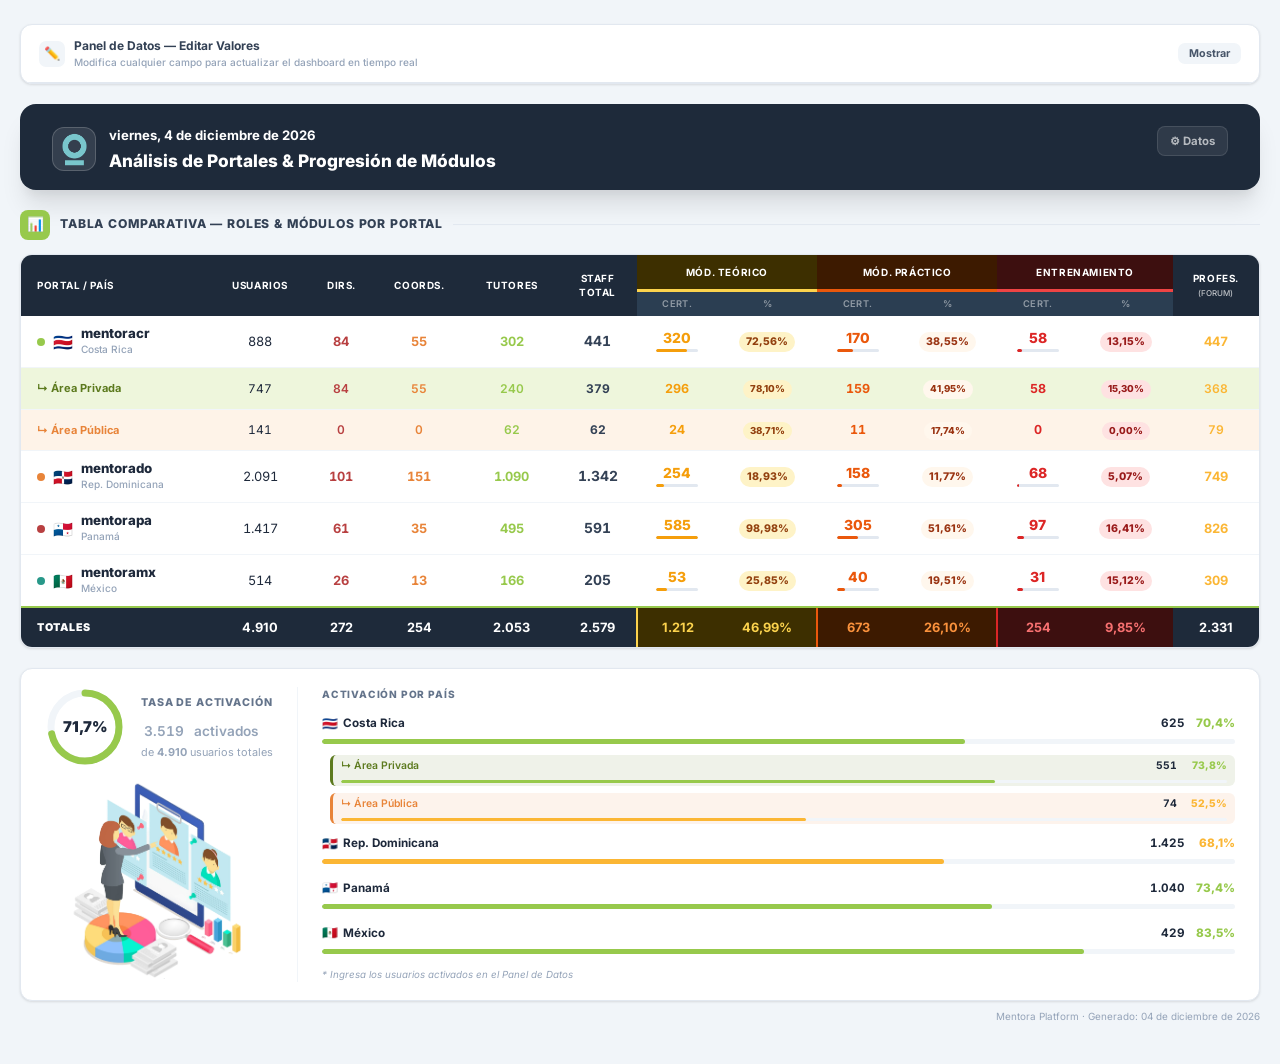
<file: dashboard2.html>
<!DOCTYPE html>
<html lang="es">
<head>
<meta charset="UTF-8">
<meta name="viewport" content="width=device-width, initial-scale=1.0">
<title>Mentora — Análisis Ejecutivo de Portales & Módulos</title>
<link href="https://fonts.googleapis.com/css2?family=Inter:wght@400;500;600;700;800;900&display=swap" rel="stylesheet">
<style>
*,*::before,*::after{margin:0;padding:0;box-sizing:border-box;}
:root{
  --navy:#1E2A3A;--navy2:#253547;
  --blue:#97C94C;--blue-lt:#B5D96B;--sky:#F0F5E8;
  --green:#97C94C;--amber:#F59E0B;--red:#B84041;--purple:#E88439;--teal:#FBB634;
  --g50:#F8FAFC;--g100:#F1F5F9;--g200:#E2E8F0;--g300:#CBD5E1;
  --g400:#94A3B8;--g500:#64748B;--g600:#475569;--g700:#334155;
  --text:#1E293B;
  --sh-sm:0 1px 3px rgba(0,0,0,.08),0 1px 2px rgba(0,0,0,.04);
  --sh-md:0 10px 15px -3px rgba(0,0,0,.08),0 4px 6px -2px rgba(0,0,0,.04);
  --sh-lg:0 20px 25px -5px rgba(0,0,0,.1),0 10px 10px -5px rgba(0,0,0,.05);
  --r:12px;--r-lg:16px;
}
body{font-family:'Inter','Segoe UI',Arial,sans-serif;background:#F1F5F9;color:var(--text);font-size:14px;line-height:1.5;}
.page{max-width:1320px;margin:0 auto;padding:24px 20px 40px;}

/* ══════════════════════════════════════════
   REPORT HEADER
   Contiene: identidad + TODOS los totales globales
   (reemplaza el antiguo KPI Grid y Footer)
══════════════════════════════════════════ */
.rh{background:var(--navy);border-radius:var(--r-lg);margin-bottom:20px;overflow:hidden;box-shadow:var(--sh-lg);print-color-adjust:exact;-webkit-print-color-adjust:exact;}
.rh-top{padding:22px 32px 18px;display:flex;align-items:flex-start;justify-content:space-between;gap:16px;}
.rh-brand{display:flex;align-items:center;gap:13px;}
.rh-logo{width:44px;height:44px;border-radius:12px;background:rgba(255,255,255,.1);display:flex;align-items:center;justify-content:center;flex-shrink:0;border:1.5px solid rgba(255,255,255,.18);overflow:hidden;padding:4px;}
.rh-logo img{width:100%;height:100%;object-fit:contain;}
.rh-date-top{font-size:.82rem;font-weight:700;color:#fff;margin-bottom:5px;}
.rh-eye{font-size:.59rem;font-weight:700;letter-spacing:.14em;text-transform:uppercase;color:rgba(255,255,255,.38);margin-bottom:4px;}
.rh-title{font-size:1.08rem;font-weight:800;color:#fff;line-height:1.2;}
.rh-sub{font-size:.73rem;color:rgba(255,255,255,.4);margin-top:3px;}
.rh-right{display:flex;flex-direction:column;align-items:flex-end;gap:7px;}
.rh-badge{display:inline-flex;align-items:center;gap:5px;background:rgba(255,255,255,.08);border-radius:20px;padding:4px 11px;font-size:.67rem;font-weight:600;color:rgba(255,255,255,.65);border:1px solid rgba(255,255,255,.11);}
.rh-actions{display:flex;gap:7px;}
.btn-print{background:var(--blue);color:#fff;border:none;border-radius:8px;padding:7px 15px;font-size:.71rem;font-weight:700;cursor:pointer;font-family:inherit;display:flex;align-items:center;gap:5px;transition:background .2s;}
.btn-print:hover{background:var(--blue-lt);}
.btn-data{background:rgba(255,255,255,.08);color:rgba(255,255,255,.65);border:1px solid rgba(255,255,255,.11);border-radius:8px;padding:7px 12px;font-size:.71rem;font-weight:700;cursor:pointer;font-family:inherit;transition:background .2s;}
.btn-data:hover{background:rgba(255,255,255,.13);}

/* Stats strip — dos filas separadas */
.rh-stats{background:#253547;border-top:2px solid rgba(255,255,255,.15);display:flex;flex-direction:column;}
.rh-stats.is-hidden{display:none;}
.rh-group{display:flex;align-items:center;justify-content:center;flex-wrap:wrap;padding:10px 32px;position:relative;}
.rh-group+.rh-group{border-top:1px solid rgba(255,255,255,.1);}
.rh-group-label{font-size:.78rem;font-weight:800;letter-spacing:.06em;text-transform:uppercase;color:#fff;position:absolute;left:32px;white-space:nowrap;}
.rhs-item{display:flex;flex-direction:column;align-items:center;gap:2px;padding:0 16px 0 0;margin-right:16px;border-right:1px solid rgba(255,255,255,.08);}
.rhs-val{font-size:1.1rem;font-weight:900;color:#fff;line-height:1;font-variant-numeric:tabular-nums;}
.rhs-lbl{font-size:.57rem;font-weight:600;color:rgba(255,255,255,.34);text-transform:uppercase;letter-spacing:.07em;margin-top:2px;text-align:center;}
.rhs-item.accent-amber .rhs-val{color:#FCD34D;}
.rhs-item.accent-orange .rhs-val{color:#FB923C;}
.rhs-item.accent-purple .rhs-val{color:#F87171;}
.rhs-item.accent-green .rhs-val{color:#97C94C;}
.rhs-item.accent-teal .rhs-val{color:#71C9CD;}

/* ══════════════════════════════════════════
   SECCIÓN
══════════════════════════════════════════ */
.sec{margin-bottom:20px;}
.sec-head{display:flex;align-items:center;gap:10px;margin-bottom:14px;}
.sec-icon{width:30px;height:30px;border-radius:8px;background:var(--blue);display:flex;align-items:center;justify-content:center;font-size:.85rem;flex-shrink:0;print-color-adjust:exact;-webkit-print-color-adjust:exact;}
.sec-title{font-size:.76rem;font-weight:800;color:var(--g700);text-transform:uppercase;letter-spacing:.07em;}
.sec-sub{font-size:.67rem;font-weight:500;color:var(--g400);margin-top:1px;}
.sec-line{flex:1;height:1px;background:var(--g200);}

/* ══════════════════════════════════════════
   TABLA COMPARATIVA
══════════════════════════════════════════ */
.card{background:#fff;border-radius:var(--r);box-shadow:var(--sh-sm);border:1px solid var(--g200);overflow:hidden;}
.tbl-scroll{overflow-x:auto;}
.main-tbl{width:100%;border-collapse:collapse;font-size:.8rem;min-width:880px;}
.main-tbl thead tr.h-main th{background:var(--navy);color:#fff;font-size:.62rem;font-weight:700;text-transform:uppercase;letter-spacing:.06em;padding:10px 12px;text-align:center;white-space:nowrap;print-color-adjust:exact;-webkit-print-color-adjust:exact;}
.main-tbl thead tr.h-main th:first-child{text-align:left;padding-left:16px;}
.main-tbl thead tr.h-sub th{background:#2B3E52;color:rgba(255,255,255,.48);font-size:.58rem;font-weight:600;padding:5px 9px;text-align:center;text-transform:uppercase;letter-spacing:.04em;print-color-adjust:exact;-webkit-print-color-adjust:exact;}
.main-tbl thead th.n1h{background:#3D2F00;color:#FCD34D;print-color-adjust:exact;-webkit-print-color-adjust:exact;}
.main-tbl thead th.n2h{background:#3D1A00;color:#FB923C;print-color-adjust:exact;-webkit-print-color-adjust:exact;}
.main-tbl thead th.n3h{background:#3D0F0F;color:#F87171;print-color-adjust:exact;-webkit-print-color-adjust:exact;}
.main-tbl tbody td{padding:10px 12px;border-bottom:1px solid var(--g100);text-align:center;vertical-align:middle;}
.main-tbl tbody td:first-child{text-align:left;padding-left:16px;}
.main-tbl tbody tr:last-child td{border-bottom:none;}
.main-tbl tbody tr:hover td{background:var(--sky);}
.main-tbl tfoot td{background:var(--navy);color:#fff;font-weight:700;font-size:.8rem;padding:10px 12px;text-align:center;border-top:2px solid var(--blue);print-color-adjust:exact;-webkit-print-color-adjust:exact;}
.main-tbl tfoot td:first-child{text-align:left;padding-left:16px;font-size:.67rem;font-weight:900;letter-spacing:.05em;text-transform:uppercase;}
.p-cell{display:flex;align-items:center;gap:8px;}
.p-dot{width:8px;height:8px;border-radius:50%;flex-shrink:0;}
.p-flag{font-size:1rem;line-height:1;}
.p-code{font-size:.83rem;font-weight:800;color:var(--text);line-height:1.2;}
.p-ctry{font-size:.63rem;color:var(--g400);font-weight:500;}
.nv{font-variant-numeric:tabular-nums;}
.nv-blk{display:flex;flex-direction:column;align-items:center;}
.nv-num{font-size:.87rem;font-weight:800;line-height:1;}
.nv-bar{height:3px;background:var(--g200);border-radius:2px;margin-top:3px;width:42px;overflow:hidden;}
.nv-fill{height:3px;border-radius:2px;}
.pct-badge{display:inline-flex;align-items:center;gap:4px;font-size:.66rem;font-weight:800;padding:2px 7px;border-radius:10px;}
.bg-gold{background:#FEF3C7;color:#92400E;}
.bg-orange{background:#FFF7ED;color:#9A3412;}
.bg-red{background:#FEE2E2;color:#991B1B;}
/* Staff cell */
.staff-num{font-size:.87rem;font-weight:700;color:var(--g700);}

/* ── SUB-ROWS (Área Pública / Privada) ── */
.sub-row td{border-bottom:1px solid var(--g100);}
.sub-row td:first-child{padding-left:28px;}
.sub-row.pub-row td{background:#FEF3E8;}
.sub-row.priv-row td{background:#EEF6DC;}
.sub-row:hover td{filter:brightness(.97);}
.sub-lbl{font-size:.69rem;font-weight:700;}

/* ── INPUT PANEL ── */
.ip{background:#fff;border-radius:var(--r);border:1px solid var(--g200);box-shadow:var(--sh-sm);margin-bottom:20px;overflow:hidden;}
.ip-head{display:flex;align-items:center;justify-content:space-between;padding:12px 18px;cursor:pointer;user-select:none;border-bottom:1px solid var(--g200);}
.ip-head-left{display:flex;align-items:center;gap:9px;}
.ip-ico{width:26px;height:26px;border-radius:7px;background:var(--g100);display:flex;align-items:center;justify-content:center;font-size:.82rem;}
.ip-ttl{font-size:.75rem;font-weight:700;color:var(--g700);}
.ip-stl{font-size:.63rem;color:var(--g400);font-weight:500;}
.ip-btn{background:var(--g100);border:none;border-radius:7px;padding:4px 11px;font-size:.67rem;cursor:pointer;color:var(--g600);font-weight:700;transition:background .2s;font-family:inherit;}
.ip-btn:hover{background:var(--g200);}
.ip-body{padding:16px 18px;}
.ip-body.collapsed{display:none;}
.ip-tbl{width:100%;border-collapse:collapse;font-size:.77rem;}
.ip-tbl thead th{background:var(--g50);color:var(--g500);font-size:.62rem;font-weight:700;text-transform:uppercase;letter-spacing:.05em;padding:7px 9px;border-bottom:2px solid var(--g200);text-align:center;white-space:nowrap;}
.ip-tbl thead th:first-child{text-align:left;}
.ip-tbl tbody td{padding:5px 7px;border-bottom:1px solid var(--g100);vertical-align:middle;}
.ip-tbl tbody tr:last-child td{border-bottom:none;}
.ip-tbl input[type=number]{width:65px;padding:4px 6px;border:1.5px solid var(--g200);border-radius:6px;font-size:.77rem;text-align:center;font-family:inherit;color:var(--text);}
.ip-tbl input:focus{outline:none;border-color:var(--blue);}


/* ── TASA DE ACTIVACIÓN ── */
.act-card{background:#fff;border-radius:var(--r);border:1px solid var(--g200);box-shadow:var(--sh-sm);padding:18px 24px;display:grid;grid-template-columns:auto 1px 1fr;gap:0;margin-top:12px;align-items:stretch;}
.act-left{display:flex;flex-direction:column;gap:12px;padding-right:24px;}
.act-left-top{display:flex;align-items:center;gap:16px;}
.act-ilu{display:block;width:100%;height:auto;max-height:200px;object-fit:contain;mix-blend-mode:multiply;}
.act-divider{background:var(--g100);width:1px;align-self:stretch;}
.act-right{padding-left:24px;display:flex;flex-direction:column;justify-content:center;}
.act-gauge{position:relative;width:80px;height:80px;flex-shrink:0;}
.act-gauge svg{transform:rotate(-90deg);}
.act-gauge-track{fill:none;stroke:var(--g100);stroke-width:7;}
.act-gauge-fill{fill:none;stroke:var(--green);stroke-width:7;stroke-linecap:round;transition:stroke-dashoffset .6s ease;}
.act-pct-label{position:absolute;inset:0;display:flex;align-items:center;justify-content:center;font-size:.93rem;font-weight:900;color:var(--text);}
.act-title{font-size:.67rem;font-weight:800;text-transform:uppercase;letter-spacing:.08em;color:var(--g500);margin-bottom:4px;}
.act-big{font-size:1.55rem;font-weight:900;color:var(--text);line-height:1;font-variant-numeric:tabular-nums;}
.act-big span{font-size:.85rem;font-weight:600;color:var(--g400);margin-left:3px;}
.act-sub{font-size:.68rem;color:var(--g400);margin-top:4px;}
.act-right-title{font-size:.63rem;font-weight:800;text-transform:uppercase;letter-spacing:.08em;color:var(--g500);margin-bottom:8px;}
.act-country-list{display:flex;flex-direction:column;gap:5px;}
.act-country-row{display:grid;grid-template-columns:1fr auto auto;align-items:center;gap:8px;}
.act-country-name{font-size:.72rem;font-weight:600;color:var(--text);white-space:nowrap;display:flex;align-items:center;gap:5px;}
.act-country-cnt{font-size:.72rem;font-weight:700;color:var(--text);font-variant-numeric:tabular-nums;white-space:nowrap;min-width:52px;text-align:right;}
.act-country-pct{font-size:.68rem;font-weight:800;min-width:44px;text-align:right;white-space:nowrap;}
.act-country-bar-wrap{grid-column:1/-1;height:5px;background:var(--g100);border-radius:3px;overflow:hidden;margin-top:-2px;}
.act-country-bar-fg{height:5px;border-radius:3px;transition:width .6s ease;}
.act-note{font-size:.61rem;color:var(--g400);margin-top:8px;font-style:italic;}

/* ── PRINT CARTA ── */
@page{size:letter portrait;margin:.45in .4in;}
@media print{
  *{print-color-adjust:exact!important;-webkit-print-color-adjust:exact!important;}
  body{background:#fff!important;}
  .ip,.btn-print,.btn-data{display:none!important;}
  .act-note{display:none!important;}
  .act-card{box-shadow:none!important;border-color:var(--g200)!important;}
  .page{padding:0!important;max-width:100%!important;}
  .rh,.card{box-shadow:none!important;}
  .sec{margin-bottom:10px!important;}
  .sec-head{margin-bottom:8px!important;}

  /* Header compacto */
  .rh-top{padding:14px 22px 12px!important;}
  .rh-stats{padding:0 22px!important;}
  .rhs-val{font-size:.95rem!important;}
  .rh-group{padding:9px 0!important;}
  .rhs-item{padding:0 10px 0 0!important;margin-right:10px!important;}

  /* ── TABLA: eliminar min-width y escalar para 13 columnas en carta ── */
  .tbl-scroll{overflow:visible!important;}
  .card.tbl-card{overflow:visible!important;}
  .main-tbl{
    font-size:6.8px!important;
    min-width:unset!important;
    width:100%!important;
    table-layout:fixed!important;
  }
  .main-tbl thead tr.h-main th{
    padding:5px 4px!important;
    font-size:6px!important;
    letter-spacing:0!important;
    white-space:normal!important;
    line-height:1.2!important;
  }
  .main-tbl thead tr.h-sub th{
    padding:3px 4px!important;
    font-size:5.5px!important;
  }
  .main-tbl tbody td{
    padding:5px 4px!important;
  }
  .main-tbl tfoot td{
    padding:5px 4px!important;
    font-size:6.5px!important;
  }
  /* Ocultar minibarra y nombre del país para ahorrar espacio */
  .nv-bar{display:none!important;}
  .p-ctry{display:none!important;}
  .pct-badge{font-size:6px!important;padding:1px 4px!important;}
  .p-code{font-size:.7rem!important;}

}
</style>
</head>
<body>
<div class="page">

<!-- INPUT PANEL -->
<div class="ip">
  <div class="ip-head" onclick="togglePanel()">
    <div class="ip-head-left">
      <div class="ip-ico">✏️</div>
      <div>
        <div class="ip-ttl">Panel de Datos — Editar Valores</div>
        <div class="ip-stl">Modifica cualquier campo para actualizar el dashboard en tiempo real</div>
      </div>
    </div>
    <button class="ip-btn" id="toggle-lbl">Mostrar</button>
  </div>
  <div class="ip-body collapsed" id="ip-body">
    <table class="ip-tbl">
      <thead>
        <tr>
          <th style="text-align:left;">Portal</th>
          <th>Usuarios</th><th>Activados</th><th>Directores</th><th>Coordinadores</th>
          <th>Tutores</th><th>Profesores</th><th>N1</th><th>N2</th><th>N3</th>
        </tr>
      </thead>
      <tbody id="ip-rows"></tbody>
    </table>
    <p style="font-size:.65rem;color:var(--g400);margin-top:8px;font-style:italic;">* % = Módulo N ÷ Staff Total (Dir + Coord + Tutor). Se recalcula automáticamente.</p>
  </div>
</div>

<!-- ══ HEADER: identidad + todos los totales globales ══ -->
<div class="rh">
  <div class="rh-top">
    <div class="rh-brand">
      <div class="rh-logo"><img src="logo.png" alt="Mentora"></div>
      <div>
        <div class="rh-date-top" id="rh-date"></div>
        <div class="rh-title">Análisis de Portales &amp; Progresión de Módulos</div>
      </div>
    </div>
    <div class="rh-right">
      <div class="rh-actions">
        <button class="btn-data" onclick="togglePanel()">⚙ Datos</button>
      </div>
    </div>
  </div>
  <!-- Stats: fila 1 — usuarios y roles / fila 2 — certificaciones -->
  <div class="rh-stats is-hidden" aria-hidden="true">
    <div class="rh-group">
      <span class="rh-group-label">Usuarios &amp; Roles</span>
      <div class="rhs-item">
        <div class="rhs-val" id="rhs-users">—</div>
        <div class="rhs-lbl">👥 Usuarios Creados</div>
      </div>
      <div class="rhs-item">
        <div class="rhs-val" id="rhs-dirs">—</div>
        <div class="rhs-lbl">🏛️ Directores</div>
      </div>
      <div class="rhs-item">
        <div class="rhs-val" id="rhs-coords">—</div>
        <div class="rhs-lbl">📋 Coordinadores</div>
      </div>
      <div class="rhs-item">
        <div class="rhs-val" id="rhs-tutors">—</div>
        <div class="rhs-lbl">📚 Tutores</div>
      </div>
      <div class="rhs-item">
        <div class="rhs-val" id="rhs-profs">—</div>
        <div class="rhs-lbl">🎓 Profesores</div>
      </div>
      <div class="rhs-item">
        <div class="rhs-val" id="rhs-staff">—</div>
        <div class="rhs-lbl">👨‍💼 Staff Total</div>
      </div>
    </div>
    <div class="rh-group">
      <span class="rh-group-label">Certificaciones</span>
      <div class="rhs-item accent-amber">
        <div class="rhs-val" id="rhs-n1">—</div>
        <div class="rhs-lbl">🥉 Mód. Teórico · <span id="rhs-n1p">—</span></div>
      </div>
      <div class="rhs-item accent-orange">
        <div class="rhs-val" id="rhs-n2">—</div>
        <div class="rhs-lbl">🥈 Mód. Práctico · <span id="rhs-n2p">—</span></div>
      </div>
      <div class="rhs-item accent-purple">
        <div class="rhs-val" id="rhs-n3">—</div>
        <div class="rhs-lbl">🥇 Entrenamiento · <span id="rhs-n3p">—</span></div>
      </div>
    </div>
  </div>
</div>

<!-- ══ TABLA: fuente única de verdad con datos exactos ══ -->
<div class="sec">
  <div class="sec-head">
    <div class="sec-icon">📊</div>
    <div>
      <div class="sec-title">Tabla Comparativa — Roles &amp; Módulos por Portal</div>
    </div>
    <div class="sec-line"></div>
  </div>
  <div class="card tbl-card">
    <div class="tbl-scroll">
      <table class="main-tbl">
        <thead>
          <tr class="h-main">
            <th rowspan="2" style="text-align:left;min-width:150px;">Portal / País</th>
            <th rowspan="2">Usuarios</th>
            <th rowspan="2">Dirs.</th>
            <th rowspan="2">Coords.</th>
            <th rowspan="2">Tutores</th>
            <th rowspan="2">Staff<br>Total</th>
            <th colspan="2" style="background:#3D2F00;border-bottom:3px solid #FCD34D;" title="Módulo Teórico">Mód. Teórico</th>
            <th colspan="2" style="background:#3D1A00;border-bottom:3px solid #EA580C;" title="Módulo Práctico (Progrentis)">Mód. Práctico</th>
            <th colspan="2" style="background:#3D0F0F;border-bottom:3px solid #EF4444;" title="Entrenamiento (Novuskills)">Entrenamiento</th>
            <th rowspan="2">Profes.<br><span style="font-size:.5rem;font-weight:500;opacity:.7;letter-spacing:0;">(Forum)</span></th>
          </tr>
          <tr class="h-sub">
            <th class="n1h">Cert.</th><th class="n1h">%</th>
            <th class="n2h">Cert.</th><th class="n2h">%</th>
            <th class="n3h">Cert.</th><th class="n3h">%</th>
          </tr>
        </thead>
        <tbody id="tbl-body"></tbody>
        <tfoot id="tbl-foot"></tfoot>
      </table>
    </div>
  </div>
</div>


<!-- ══ TASA DE ACTIVACIÓN ══ -->
<div class="act-card" id="act-card">
  <!-- Columna izquierda: gauge global -->
  <div class="act-left">
    <div class="act-left-top">
      <div class="act-gauge">
        <svg width="80" height="80" viewBox="0 0 80 80">
          <circle class="act-gauge-track" cx="40" cy="40" r="34"/>
          <circle class="act-gauge-fill" id="act-gauge-fill" cx="40" cy="40" r="34"
            stroke-dasharray="213.6" stroke-dashoffset="213.6"/>
        </svg>
        <div class="act-pct-label" id="act-pct-label">—</div>
      </div>
      <div>
        <div class="act-title">Tasa de Activación</div>
        <div class="act-big"><span id="act-activated">—</span> <span>activados</span></div>
        <div class="act-sub">de <strong id="act-total">—</strong> usuarios totales</div>
      </div>
    </div>
    <!-- Ilustración -->
    <img class="act-ilu" src="imagen.png" alt="Activación de usuarios">
  </div>
  <!-- Divisor -->
  <div class="act-divider"></div>
  <!-- Columna derecha: desglose por país -->
  <div class="act-right">
    <div class="act-right-title">Activación por País</div>
    <div class="act-country-list" id="act-country-list"></div>
    <div class="act-note">* Ingresa los usuarios activados en el Panel de Datos</div>
  </div>
</div>

<!-- Atribución -->
<div style="text-align:right;font-size:.62rem;color:var(--g400);margin-top:8px;">
  Mentora Platform · Generado: <span id="ft-date"></span>
</div>

</div><!-- /page -->
<script>
// ═══════════════════════════════════════════════════
//  DATOS — valores según captura
// ═══════════════════════════════════════════════════
const PORTALS = [
  { id:'cr', code:'mentoracr', name:'Costa Rica',      flag:'🇨🇷', color:'#97C94C',
    users:888,  dirs:84, coords:55,  tutors:302, profs:447, n1:320, n2:170,  n3:58, activated:625,
    pub:{ users:141, dirs:0, coords:0, tutors:62, profs:79, n1:24, n2:11, n3:0, activated:74 } },
  { id:'do', code:'mentorado', name:'Rep. Dominicana', flag:'🇩🇴', color:'#E88439',
    users:2091, dirs:101, coords:151, tutors:1090,profs:749, n1:254, n2:158, n3:68, activated:1425 },
  { id:'pa', code:'mentorapa', name:'Panamá',          flag:'🇵🇦', color:'#B84041',
    users:1417, dirs:61, coords:35,  tutors:495, profs:826, n1:585, n2:305, n3:97, activated:1040 },
  { id:'mx', code:'mentoramx', name:'México',          flag:'🇲🇽', color:'#289889',
    users:514,  dirs:26, coords:13,  tutors:166, profs:309, n1:53,  n2:40,  n3:31, activated:429  },
];

const $  = id => document.getElementById(id);
const iv = id => parseInt($(id).value) || 0;
const fmt    = n => String(Math.round(n)).replace(/\B(?=(\d{3})+(?!\d))/g, '.');
const fmtPct = (n, d=2) => n.toFixed(d).replace('.', ',');
const pct = (n,d) => d > 0 ? n/d*100 : 0;
const tot = (data,f) => data.reduce((s,p) => s+p[f], 0);

function pctCls(p,lv){
  if(lv===1) return 'bg-gold';
  if(lv===2) return 'bg-orange';
  return 'bg-red';
}

// ─── INPUT TABLE ─────────────────────────────────────
function buildInput(){
  const tb=$('ip-rows'); tb.innerHTML='';
  PORTALS.forEach(p=>{
    const tr=document.createElement('tr');
    tr.innerHTML=`
      <td><div style="display:flex;align-items:center;gap:7px;">
        <div style="width:8px;height:8px;border-radius:50%;background:${p.color};flex-shrink:0;"></div>
        <span>${p.flag} ${p.code}</span></div></td>
      <td><input type="number" id="i_${p.id}_users"     value="${p.users}"     min="0"></td>
      <td><input type="number" id="i_${p.id}_activated" value="${p.activated||0}" min="0" style="border-color:#97C94C;"></td>
      <td><input type="number" id="i_${p.id}_dirs"   value="${p.dirs}"   min="0"></td>
      <td><input type="number" id="i_${p.id}_coords" value="${p.coords}" min="0"></td>
      <td><input type="number" id="i_${p.id}_tutors" value="${p.tutors}" min="0"></td>
      <td><input type="number" id="i_${p.id}_profs"  value="${p.profs}"  min="0"></td>
      <td><input type="number" id="i_${p.id}_n1"     value="${p.n1}"     min="0"></td>
      <td><input type="number" id="i_${p.id}_n2"     value="${p.n2}"     min="0"></td>
      <td><input type="number" id="i_${p.id}_n3"     value="${p.n3}"     min="0"></td>`;
    tb.appendChild(tr);

    if(p.id==='cr' && p.pub){
      const pub=p.pub;
      const trPub=document.createElement('tr');
      trPub.style.background='#FEF3E8';
      trPub.innerHTML=`
        <td><div style="display:flex;align-items:center;gap:7px;padding-left:18px;">
          <span style="color:#E88439;font-size:.69rem;font-weight:700;">↳ Área Pública</span></div></td>
        <td><input type="number" id="i_cr_pub_users"     value="${pub.users}"     min="0" style="border-color:#E88439;"></td>
        <td><input type="number" id="i_cr_pub_activated" value="${pub.activated||0}" min="0" style="border-color:#97C94C;"></td>
        <td><input type="number" id="i_cr_pub_dirs"   value="${pub.dirs}"   min="0" style="border-color:#E88439;"></td>
        <td><input type="number" id="i_cr_pub_coords" value="${pub.coords}" min="0" style="border-color:#E88439;"></td>
        <td><input type="number" id="i_cr_pub_tutors" value="${pub.tutors}" min="0" style="border-color:#E88439;"></td>
        <td><input type="number" id="i_cr_pub_profs"  value="${pub.profs}"  min="0" style="border-color:#E88439;"></td>
        <td><input type="number" id="i_cr_pub_n1"     value="${pub.n1}"     min="0" style="border-color:#E88439;"></td>
        <td><input type="number" id="i_cr_pub_n2"     value="${pub.n2}"     min="0" style="border-color:#E88439;"></td>
        <td><input type="number" id="i_cr_pub_n3"     value="${pub.n3}"     min="0" style="border-color:#E88439;"></td>`;
      tb.appendChild(trPub);
    }
  });
  document.querySelectorAll('input').forEach(el=>el.addEventListener('input',updateAll));
}

function readData(){
  return PORTALS.map(p=>{
    const base={
      ...p,
      users:     iv(`i_${p.id}_users`),     activated: iv(`i_${p.id}_activated`),
      dirs:      iv(`i_${p.id}_dirs`),       coords:    iv(`i_${p.id}_coords`),
      tutors:    iv(`i_${p.id}_tutors`),     profs:     iv(`i_${p.id}_profs`),
      n1:        iv(`i_${p.id}_n1`),         n2:        iv(`i_${p.id}_n2`),
      n3:        iv(`i_${p.id}_n3`),
    };
    if(p.id==='cr'){
      const pub={
        users:     iv('i_cr_pub_users'),     activated: iv('i_cr_pub_activated'),
        dirs:      iv('i_cr_pub_dirs'),      coords:    iv('i_cr_pub_coords'),
        tutors:    iv('i_cr_pub_tutors'),    profs:     iv('i_cr_pub_profs'),
        n1:        iv('i_cr_pub_n1'),        n2:        iv('i_cr_pub_n2'),
        n3:        iv('i_cr_pub_n3'),
      };
      const diff=k=>Math.max(0, base[k]-pub[k]);
      const priv={
        users:diff('users'), activated:diff('activated'), dirs:diff('dirs'),
        coords:diff('coords'), tutors:diff('tutors'), profs:diff('profs'),
        n1:diff('n1'), n2:diff('n2'), n3:diff('n3'),
      };
      return {...base, pub, priv};
    }
    return base;
  });
}

// ─── HEADER ──────────────────────────────────────────
// Muestra TODOS los totales globales en un solo lugar
function updHeader(data){
  const staff=tot(data,'dirs')+tot(data,'coords')+tot(data,'tutors');
  const n1=tot(data,'n1'), n2=tot(data,'n2'), n3=tot(data,'n3');
  $('rhs-users').textContent  = fmt(tot(data,'users'));
  $('rhs-dirs').textContent   = fmt(tot(data,'dirs'));
  $('rhs-coords').textContent = fmt(tot(data,'coords'));
  $('rhs-tutors').textContent = fmt(tot(data,'tutors'));
  $('rhs-profs').textContent  = fmt(tot(data,'profs'));
  $('rhs-staff').textContent  = fmt(staff);
  $('rhs-n1').textContent     = fmt(n1);
  $('rhs-n2').textContent     = fmt(n2);
  $('rhs-n3').textContent     = fmt(n3);
  $('rhs-n1p').textContent    = fmtPct(pct(n1,staff),1)+'%';
  $('rhs-n2p').textContent    = fmtPct(pct(n2,staff),1)+'%';
  $('rhs-n3p').textContent    = fmtPct(pct(n3,staff),1)+'%';
}

// ─── MAIN TABLE ──────────────────────────────────────
function updTable(data){
  const tb=$('tbl-body'); tb.innerHTML='';

  const nCell=(cnt,pv,lv,bar)=>`
    <td><div class="nv-blk">
      <div class="nv-num" style="color:${bar};">${fmt(cnt)}</div>
      <div class="nv-bar"><div class="nv-fill" style="background:${bar};width:${Math.min(pv,100).toFixed(1)}%;"></div></div>
    </div></td>
    <td><span class="pct-badge ${pctCls(pv,lv)}">${fmtPct(pv,2)}%</span></td>`;

  const nCellSm=(cnt,pv,lv,bar)=>`
    <td><span class="nv" style="color:${bar};font-size:.78rem;font-weight:700;">${fmt(cnt)}</span></td>
    <td><span class="pct-badge ${pctCls(pv,lv)}" style="font-size:.6rem;">${fmtPct(pv,2)}%</span></td>`;

  const subCols=(s,bar)=>`
    <td class="nv" style="color:#B84041;font-weight:600;font-size:.75rem;">${fmt(s.dirs)}</td>
    <td class="nv" style="color:#E88439;font-weight:600;font-size:.75rem;">${fmt(s.coords)}</td>
    <td class="nv" style="color:#97C94C;font-weight:600;font-size:.75rem;">${fmt(s.tutors)}</td>
    <td class="nv staff-num" style="font-size:.75rem;">${fmt(s.dirs+s.coords+s.tutors)}</td>`;

  data.forEach(p=>{
    const staff = p.dirs + p.coords + p.tutors;
    const p1=pct(p.n1,staff), p2=pct(p.n2,staff), p3=pct(p.n3,staff);

    const tr=document.createElement('tr');
    tr.innerHTML=`
      <td><div class="p-cell">
        <div class="p-dot" style="background:${p.color};"></div>
        <div class="p-flag">${p.flag}</div>
        <div><div class="p-code">${p.code}</div><div class="p-ctry">${p.name}</div></div>
      </div></td>
      <td class="nv">${fmt(p.users)}</td>
      <td class="nv" style="color:#B84041;font-weight:700;">${fmt(p.dirs)}</td>
      <td class="nv" style="color:#E88439;font-weight:700;">${fmt(p.coords)}</td>
      <td class="nv" style="color:#97C94C;font-weight:700;">${fmt(p.tutors)}</td>
      <td class="nv staff-num">${fmt(staff)}</td>
      ${nCell(p.n1,p1,1,'#F59E0B')}
      ${nCell(p.n2,p2,2,'#EA580C')}
      ${nCell(p.n3,p3,3,'#DC2626')}
      <td class="nv" style="color:#FBB634;font-weight:700;">${fmt(p.profs)}</td>`;
    tb.appendChild(tr);

    if(p.id==='cr' && p.pub && p.priv){
      // Área Privada
      const priv=p.priv, privSt=priv.dirs+priv.coords+priv.tutors;
      const rp1=pct(priv.n1,privSt),rp2=pct(priv.n2,privSt),rp3=pct(priv.n3,privSt);
      const trPriv=document.createElement('tr');
      trPriv.className='sub-row priv-row';
      trPriv.innerHTML=`
        <td><div style="display:flex;align-items:center;gap:6px;">
          <span class="sub-lbl" style="color:#5C7A1E;">↳ Área Privada</span></div></td>
        <td class="nv" style="font-size:.75rem;">${fmt(priv.users)}</td>
        ${subCols(priv)}
        ${nCellSm(priv.n1,rp1,1,'#F59E0B')}
        ${nCellSm(priv.n2,rp2,2,'#EA580C')}
        ${nCellSm(priv.n3,rp3,3,'#DC2626')}
        <td class="nv" style="color:#FBB634;font-weight:600;font-size:.75rem;">${fmt(priv.profs)}</td>`;
      tb.appendChild(trPriv);

      // Área Pública
      const pub=p.pub, pubSt=pub.dirs+pub.coords+pub.tutors;
      const pp1=pct(pub.n1,pubSt),pp2=pct(pub.n2,pubSt),pp3=pct(pub.n3,pubSt);
      const trPub=document.createElement('tr');
      trPub.className='sub-row pub-row';
      trPub.innerHTML=`
        <td><div style="display:flex;align-items:center;gap:6px;">
          <span class="sub-lbl" style="color:#E88439;">↳ Área Pública</span></div></td>
        <td class="nv" style="font-size:.75rem;">${fmt(pub.users)}</td>
        ${subCols(pub)}
        ${nCellSm(pub.n1,pp1,1,'#F59E0B')}
        ${nCellSm(pub.n2,pp2,2,'#EA580C')}
        ${nCellSm(pub.n3,pp3,3,'#DC2626')}
        <td class="nv" style="color:#FBB634;font-weight:600;font-size:.75rem;">${fmt(pub.profs)}</td>`;
      tb.appendChild(trPub);
    }
  });

  const tS  = tot(data,'dirs')+tot(data,'coords')+tot(data,'tutors');
  const tN1 = tot(data,'n1'), tN2=tot(data,'n2'), tN3=tot(data,'n3');
  const tp1=pct(tN1,tS), tp2=pct(tN2,tS), tp3=pct(tN3,tS);
  $('tbl-foot').innerHTML=`<tr>
    <td>TOTALES</td>
    <td>${fmt(tot(data,'users'))}</td>
    <td>${fmt(tot(data,'dirs'))}</td>
    <td>${fmt(tot(data,'coords'))}</td>
    <td>${fmt(tot(data,'tutors'))}</td>
    <td>${fmt(tS)}</td>
    <td style="background:#3D2F00;color:#FCD34D;border-left:2px solid #FCD34D;">${fmt(tN1)}</td>
    <td style="background:#3D2F00;color:#FCD34D;">${fmtPct(tp1,2)}%</td>
    <td style="background:#3D1A00;color:#FB923C;border-left:2px solid #EA580C;">${fmt(tN2)}</td>
    <td style="background:#3D1A00;color:#FB923C;">${fmtPct(tp2,2)}%</td>
    <td style="background:#3D0F0F;color:#F87171;border-left:2px solid #DC2626;">${fmt(tN3)}</td>
    <td style="background:#3D0F0F;color:#F87171;">${fmtPct(tp3,2)}%</td>
    <td>${fmt(tot(data,'profs'))}</td>
  </tr>`;
}

// ─── TASA DE ACTIVACIÓN ──────────────────────────────
function updActivation(data){
  const totalUsers     = tot(data,'users');
  const totalActivated = tot(data,'activated');
  const rate           = totalUsers > 0 ? totalActivated / totalUsers * 100 : 0;
  const circumference  = 2 * Math.PI * 34; // r=34 → 213.6

  $('act-activated').textContent = fmt(totalActivated);
  $('act-total').textContent     = fmt(totalUsers);
  $('act-pct-label').textContent = fmtPct(rate,1) + '%';

  const offset = circumference - (Math.min(rate,100) / 100) * circumference;
  $('act-gauge-fill').style.strokeDashoffset = offset.toFixed(2);

  const color = rate >= 70 ? '#97C94C' : rate >= 40 ? '#FBB634' : '#B84041';
  $('act-gauge-fill').style.stroke = color;

  // Desglose por país
  const list = $('act-country-list');
  list.innerHTML = '';

  const makeRow = (flag, name, activated, users, accent) => {
    const r = users > 0 ? activated / users * 100 : 0;
    const c = r >= 70 ? '#97C94C' : r >= 40 ? '#FBB634' : '#B84041';
    const isMain = !accent;
    const row = document.createElement('div');
    const baseCss = 'display:grid;grid-template-columns:1fr auto auto;align-items:center;gap:6px;border-radius:6px;';
    row.style.cssText = isMain
      ? baseCss + 'margin-bottom:2px;padding:4px 0;'
      : baseCss + `margin-bottom:2px;padding:3px 8px;margin-left:8px;border-left:3px solid ${accent};background:${accent}18;`;
    row.innerHTML = `
      <div style="display:flex;align-items:center;gap:5px;">
        ${flag ? `<span style="font-size:.78rem;">${flag}</span>` : ''}
        <span style="font-size:${isMain?'.73rem':'.65rem'};font-weight:${isMain?'700':'600'};color:${isMain?'var(--text)':accent};">${name}</span>
      </div>
      <span style="font-size:${isMain?'.73rem':'.65rem'};font-weight:700;color:var(--text);font-variant-numeric:tabular-nums;white-space:nowrap;">${fmt(activated)}</span>
      <span style="font-size:${isMain?'.73rem':'.65rem'};font-weight:800;color:${c};min-width:44px;text-align:right;white-space:nowrap;">${fmtPct(r,1)}%</span>
      <div style="grid-column:1/-1;height:${isMain?'5px':'3px'};background:var(--g100);border-radius:3px;overflow:hidden;">
        <div style="height:100%;border-radius:3px;background:${c};width:${Math.min(r,100).toFixed(1)}%;transition:width .6s ease;"></div>
      </div>`;
    return row;
  };

  data.forEach(p => {
    list.appendChild(makeRow(p.flag, p.name, p.activated, p.users, null));
    if(p.id === 'cr' && p.pub && p.priv){
      list.appendChild(makeRow('', '↳ Área Privada',  p.priv.activated, p.priv.users, '#5C7A1E'));
      list.appendChild(makeRow('', '↳ Área Pública',  p.pub.activated,  p.pub.users,  '#E88439'));
    }
  });
}

// ─── MASTER UPDATE ───────────────────────────────────
function updateAll(){
  const data=readData();
  updHeader(data);
  updTable(data);
  updActivation(data);
}

function togglePanel(){
  const b=$('ip-body'),l=$('toggle-lbl');
  l.textContent=b.classList.toggle('collapsed')?'Mostrar':'Ocultar';
}

// ─── INIT ────────────────────────────────────────────
const now=new Date();
$('rh-date').textContent=now.toLocaleDateString('es-ES',{weekday:'long',day:'numeric',month:'long',year:'numeric'});
$('ft-date').textContent=now.toLocaleDateString('es-ES',{day:'2-digit',month:'long',year:'numeric'});

buildInput();
updateAll();
</script>
</body>
</html>
</file>
